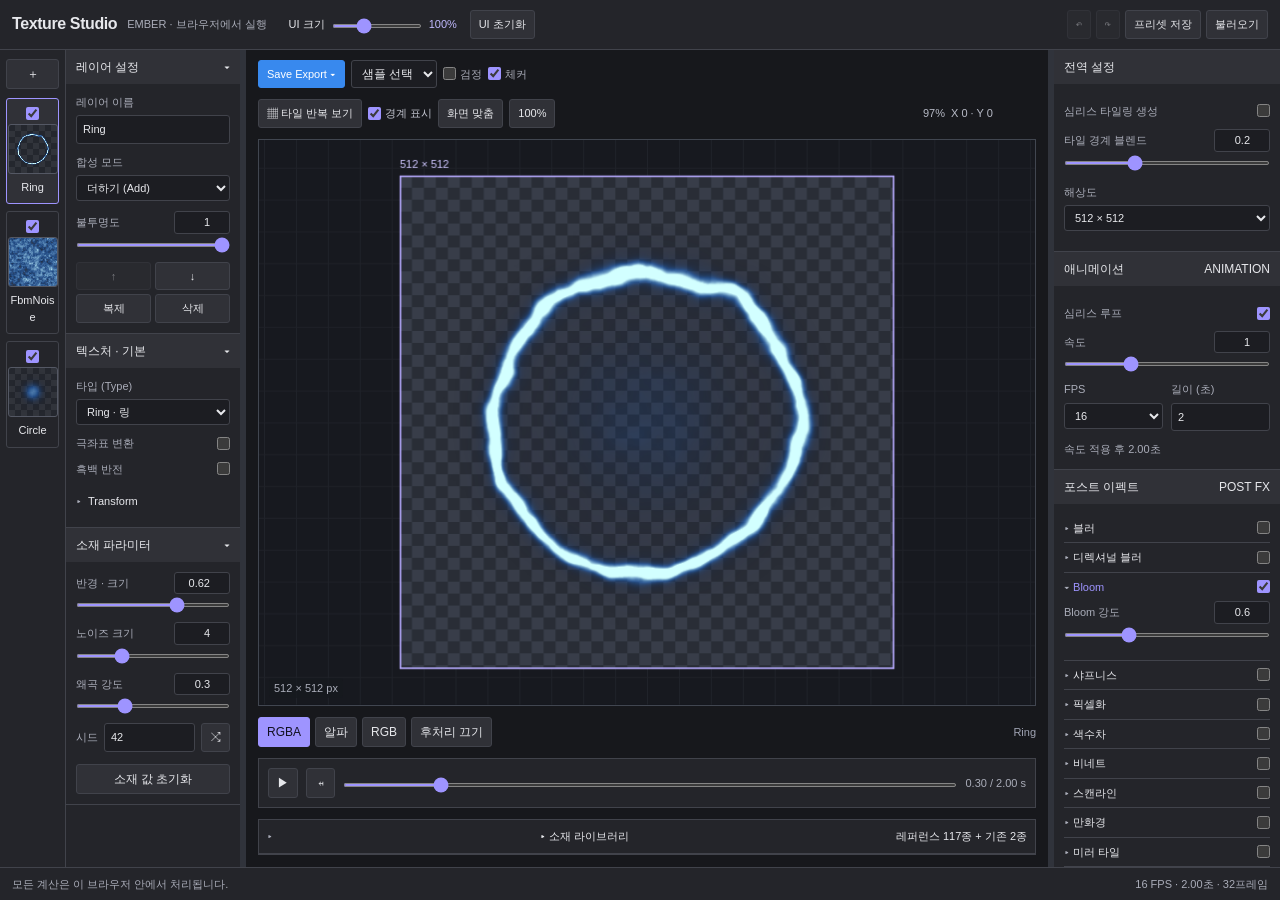
<file: index.html>
<!doctype html>
<html lang="ko"><head><meta charset="utf-8"><meta name="viewport" content="width=device-width,initial-scale=1"><meta name="description" content="브라우저에서 이펙트 텍스처를 합성하고 애니메이션, 후처리, PNG·GIF·시트로 내보내는 도구"><title>Ember · Texture Studio</title><link rel="stylesheet" href="style.css"></head><body>
<div id="tc-layout-proposals"><div id="studio" class="tc-app tc-classic">
<header class="tc-header"><strong class="tc-brand">Texture Studio</strong><span class="tc-badge">EMBER · 브라우저에서 실행</span><div class="ui-controls"><label for="ui-scale">UI 크기</label><input id="ui-scale" type="range" min="80" max="140" step="5" value="100" aria-label="UI 크기"><output id="ui-scale-value" for="ui-scale">100%</output><button id="reset-ui">UI 초기화</button></div><div class="tc-header-actions"><button id="undo" title="실행 취소 (Ctrl+Z)" disabled>↶</button><button id="redo" title="다시 실행 (Ctrl+Shift+Z)" disabled>↷</button><button id="save-preset">프리셋 저장</button><button id="load-preset">불러오기</button></div></header>
<div class="tc-body"><aside class="tc-rail" aria-label="레이어"><button id="add-layer" class="tc-add" aria-label="레이어 추가">＋</button><div id="layers" class="tc-layers"></div></aside>
<aside class="tc-source" aria-label="선택 레이어 설정"><section class="tc-panel"><div class="tc-panel-title">레이어 설정 <span>▾</span></div><div class="tc-panel-inner"><label class="tc-field">레이어 이름<input id="layer-name" maxlength="32" type="text"></label><label class="tc-field">합성 모드<select id="blend"><option value="normal">일반 (Normal)</option><option value="add">더하기 (Add)</option><option value="multiply">곱하기 (Multiply)</option><option value="screen">스크린 (Screen)</option><option value="mask">마스크 (Mask)</option></select></label><div id="opacity-control"></div><div class="layer-actions"><button id="move-up" aria-label="레이어 위로">↑</button><button id="move-down" aria-label="레이어 아래로">↓</button><button id="duplicate">복제</button><button id="remove-layer">삭제</button></div></div></section>
<section class="tc-panel"><div class="tc-panel-title">텍스처 · 기본 <span>▾</span></div><div class="tc-panel-inner"><label class="tc-field">타입 (Type)<select id="material"></select></label><label class="tc-check"><span>극좌표 변환</span><input id="polar" type="checkbox" title="현재 레이어 이미지 전체를 원형으로 감쌉니다"></label><label class="tc-check"><span>흑백 반전</span><input id="invert" type="checkbox"></label><details><summary>Transform</summary><div id="transform-controls"></div></details></div></section>
<section class="tc-panel"><div class="tc-panel-title">소재 파라미터 <span>▾</span></div><div class="tc-panel-inner"><div id="source-controls"></div><div class="seed-row"><label for="seed">시드</label><input id="seed" type="number" min="0" max="99999" step="1"><button id="random-seed" aria-label="랜덤 시드">⤨</button></div><button id="reset-layer" class="full-button">소재 값 초기화</button></div></section></aside>
<div id="left-splitter" class="panel-resizer" role="separator" aria-label="소재 설정 패널 너비" aria-orientation="vertical" aria-valuenow="174" tabindex="0"></div><main class="tc-center"><div class="tc-toolbar"><button id="open-export" class="tc-export">Save Export ▾</button><select id="samples" aria-label="샘플 프리셋"><option value="">샘플 선택</option><option value="energy">에너지 링</option><option value="fire">불꽃</option><option value="electric">번개</option><option value="slash">베기</option><option value="smoke">연기</option></select><label><input id="black-bg" type="checkbox">검정</label><label><input id="checker-bg" type="checkbox" checked>체커</label></div>
<div class="view-tools"><button id="repeat-view" aria-pressed="false">▦ 타일 반복 보기</button><label class="boundary-control"><input id="show-boundary" type="checkbox" checked>경계 표시</label><button id="fit-view">화면 맞춤</button><button id="actual-view">100%</button><span id="zoom-label">100%</span><span id="view-position">X 0 · Y 0</span></div><div id="stage" class="tc-stage-wrap"><canvas id="preview" class="tc-preview" width="512" height="512" role="img" aria-label="최종 텍스처 실시간 미리보기"></canvas><span id="resolution-label" class="tc-resolution-label">512 × 512 px</span></div>
<div class="tc-channel-row" role="group" aria-label="출력 채널"><button data-channel="rgba" aria-pressed="true">RGBA</button><button data-channel="alpha" aria-pressed="false">알파</button><button data-channel="rgb" aria-pressed="false">RGB</button><button id="bypass" aria-pressed="false">후처리 끄기</button><span id="selected-label"></span></div>
<div class="tc-transport"><button id="play" aria-label="애니메이션 재생">▶</button><button id="rewind" aria-label="시작으로 이동">↤</button><input id="timeline" type="range" min="0" max="1" step=".001" value="0" aria-label="시간 탐색"><span id="time-read" class="tc-time-read">0.00 / 2.00 s</span></div>
<details id="library" class="tc-type-browser"><summary class="tc-browser-head"><span>▸ 소재 라이브러리</span><span id="library-count"></span></summary><div class="library-filter"><input id="search" type="search" placeholder="소재 검색" aria-label="소재 검색"><select id="category" aria-label="소재 분류"><option value="all">전체</option></select></div><div class="library-modes"><button data-library-mode="all" aria-pressed="true">전체</button><button data-library-mode="favorites" aria-pressed="false">즐겨찾기</button><button data-library-mode="recent" aria-pressed="false">최근 사용</button><span id="library-results">119 / 119종</span></div><div id="materials" class="tc-type-grid"></div></details></main>
<div id="right-splitter" class="panel-resizer" role="separator" aria-label="후처리 패널 너비" aria-orientation="vertical" aria-valuenow="226" tabindex="0"></div><aside class="tc-right" aria-label="전역 설정과 후처리"><section class="tc-panel"><div class="tc-panel-title">전역 설정</div><div class="tc-panel-inner"><label class="tc-check"><span>심리스 타일링 생성</span><input id="tileable" type="checkbox"></label><div id="tile-blend-control"></div><label class="tc-field">해상도<select id="resolution"><option value="64">64 × 64</option><option value="128">128 × 128</option><option value="256">256 × 256</option><option value="512" selected>512 × 512</option><option value="1024">1024 × 1024</option><option value="2048">2048 × 2048</option></select></label></div></section>
<section class="tc-panel"><div class="tc-panel-title">애니메이션 <span>ANIMATION</span></div><div class="tc-panel-inner"><label class="tc-check"><span>심리스 루프</span><input id="loop" type="checkbox" checked></label><div id="speed-control"></div><div class="tc-split-fields"><label class="tc-field">FPS<select id="fps"><option>8</option><option selected>16</option><option>24</option><option>30</option></select></label><label class="tc-field">길이 (초)<input id="duration" type="number" min=".5" max="8" step=".5" value="2"></label></div><p id="effective-duration" class="hint"></p></div></section>
<section class="tc-panel"><div class="tc-panel-title">포스트 이펙트 <span>POST FX</span></div><div id="effects" class="tc-panel-inner"></div></section>
<section class="tc-panel"><div class="tc-panel-title">그라데이션 램프<input id="gradient-enabled" type="checkbox" checked aria-label="그라데이션 사용"></div><div class="tc-panel-inner"><div id="ramp" class="tc-ramp" aria-label="그라데이션 미리보기"></div><div id="gradient-stops"></div><div class="gradient-edit"><label>위치 <input id="stop-position" type="number" min="0" max="100" step="1" aria-label="색 정지점 위치">%</label><input id="stop-color" type="color" aria-label="선택한 정지점 색"><button id="add-stop" aria-label="색 정지점 추가">＋</button><button id="delete-stop" aria-label="선택 정지점 삭제">삭제</button></div><div id="palettes" class="tc-palettes"></div></div></section></aside></div>
<footer class="tc-footer"><span id="status" role="status" aria-live="polite">모든 계산은 이 브라우저 안에서 처리됩니다.</span><span id="animation-info">16 FPS · 2초 · 32프레임</span></footer></div></div>
<input id="preset-file" type="file" accept=".json,application/json" hidden>
<dialog id="export-dialog"><form method="dialog" class="dialog-head"><strong>내보내기</strong><button id="close-export" aria-label="내보내기 닫기">✕</button></form><div class="dialog-content"><div id="export-options"><label class="dialog-field">형식<select id="export-format"><option value="png">현재 프레임 PNG</option><option value="sheet">애니메이션 시트 PNG</option><option value="gif">애니메이션 GIF</option><option value="normal">노멀맵 PNG</option><option value="pack">채널 패킹 PNG</option></select></label><label class="dialog-field">크기<select id="export-size"><option>64</option><option>128</option><option>256</option><option selected>512</option><option>1024</option><option>2048</option></select></label><label id="export-channel-row" class="dialog-field">채널<select id="export-channel"><option value="rgba">RGBA · 컬러</option><option value="alpha">A · 흑백 마스크</option><option value="rgb">RGB · 검정 배경</option></select></label><label id="transparent-row" class="tc-check"><span>투명 배경</span><input id="export-transparent" type="checkbox" checked></label><div id="sheet-options" hidden><label class="dialog-field">프레임 수<select id="sheet-frames"><option>4</option><option>8</option><option selected>16</option><option>32</option><option>64</option></select></label><label class="dialog-field">열 수<select id="sheet-columns"><option>2</option><option selected>4</option><option>8</option></select></label><label class="tc-check"><span>재생 정보 JSON 함께 저장</span><input id="sheet-json" type="checkbox" checked></label></div><div id="gif-options" hidden><p class="hint">GIF는 최대 512px · 128프레임입니다. 색상은 256색이며 투명도는 켜짐/꺼짐으로 저장됩니다.</p></div><div id="normal-options" hidden><label class="dialog-field">노멀 강도<input id="normal-strength" type="number" min=".1" max="20" step=".1" value="3"></label><label class="tc-check"><span>Y 채널 반전</span><input id="normal-flip" type="checkbox"></label></div><div id="pack-options" hidden></div><p id="export-summary" class="export-summary"></p></div><div id="export-progress" hidden><label id="progress-label" for="progress">준비 중</label><progress id="progress" max="1" value="0"></progress></div><div class="dialog-buttons"><button id="cancel-export" type="button" hidden>생성 취소</button><button id="start-export" class="accent-button" type="button">파일 만들기</button></div></div></dialog>
<script src="catalog.js"></script><script src="model.js"></script><script src="post-shader.js"></script><script src="renderer.js"></script><script src="gif.js"></script><script src="layout.js"></script><script src="view.js"></script><script src="app.js"></script>
</body></html>
</file>
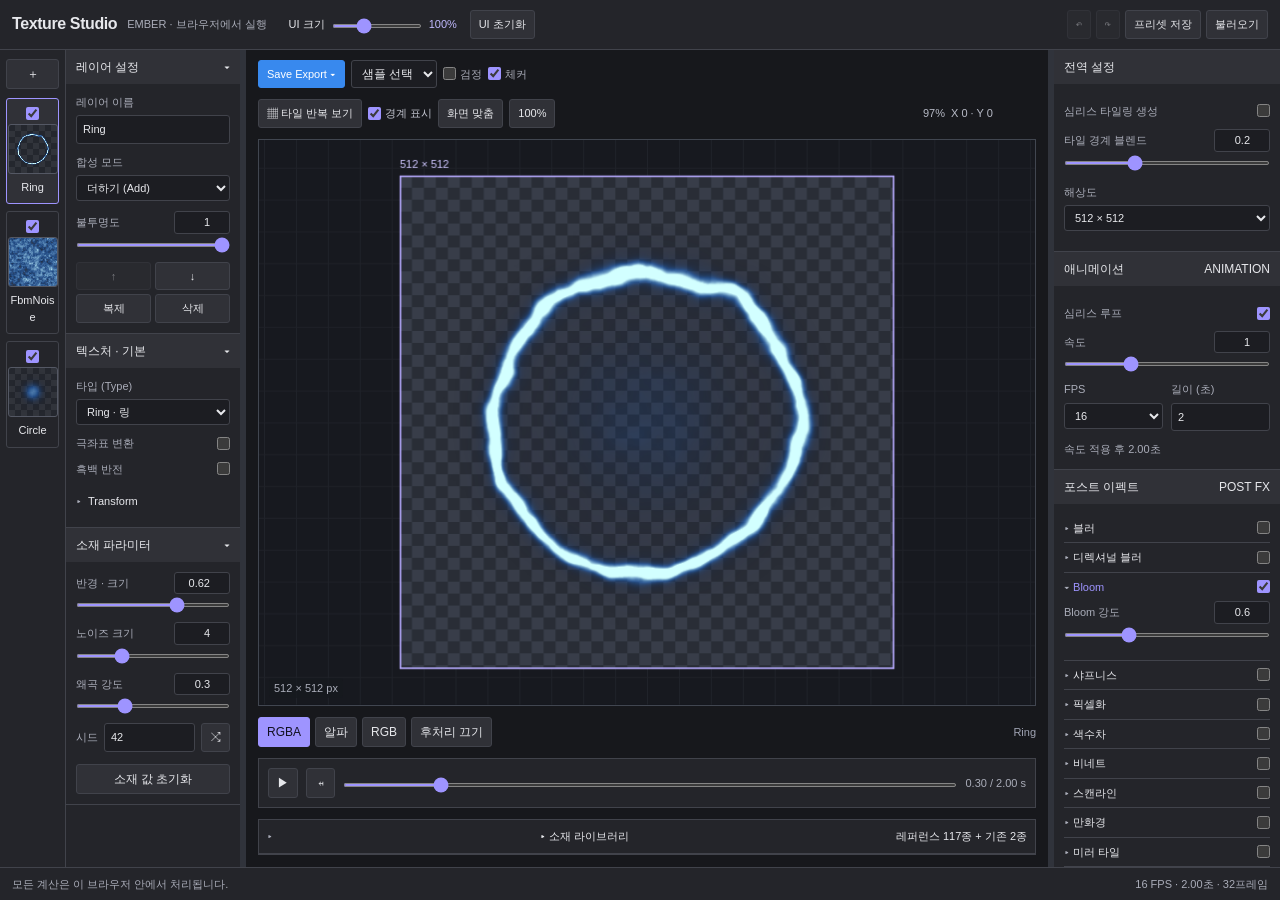
<file: Ember.html>
<!doctype html>
<html lang="ko"><head><meta charset="utf-8"><meta name="viewport" content="width=device-width,initial-scale=1"><meta name="description" content="브라우저에서 이펙트 텍스처를 합성하고 애니메이션, 후처리, PNG·GIF·시트로 내보내는 도구"><title>Ember · Texture Studio</title><style>
#tc-layout-proposals .tc-app{--tc-bg:light-dark(#f1f2f5,#17181c);--tc-pane:light-dark(#fbfbfd,#24252a);--tc-section:light-dark(#e4e6ed,#303137);--tc-field:light-dark(#fff,#1c1d22);--tc-ink:light-dark(#22252c,#e7e8ec);--tc-sub:light-dark(#646977,#aaadb9);--tc-border:light-dark(#cdd0da,#41434b);--tc-accent:light-dark(#5249d0,#9e94ff);--tc-on:light-dark(#fff,#111020);--tc-blue:light-dark(#2777db,#3889ee);--tc-stage:light-dark(#dedfe5,#0e0f12);background:var(--tc-bg);color:var(--tc-ink);font:12px/1.5 "Segoe UI","Malgun Gothic",sans-serif;border:1px solid var(--tc-border);border-radius:7px;overflow:hidden;min-height:940px;display:flex;flex-direction:column}
#tc-layout-proposals .tc-app *{box-sizing:border-box}#tc-layout-proposals .tc-app [hidden]{display:none!important}#tc-layout-proposals .tc-app button,#tc-layout-proposals .tc-app input,#tc-layout-proposals .tc-app select{font:inherit;color:var(--tc-ink)}#tc-layout-proposals .tc-app button{background:var(--tc-section);border:1px solid var(--tc-border);padding:5px 8px;border-radius:3px;cursor:pointer}#tc-layout-proposals .tc-app button:hover{filter:brightness(1.12)}#tc-layout-proposals .tc-app button:disabled{opacity:.45;cursor:default}#tc-layout-proposals .tc-app button:focus-visible,#tc-layout-proposals .tc-app input:focus-visible,#tc-layout-proposals .tc-app select:focus-visible,#tc-layout-proposals summary:focus-visible{outline:2px solid var(--tc-accent);outline-offset:2px}#tc-layout-proposals .tc-app select,#tc-layout-proposals .tc-app input[type=text],#tc-layout-proposals .tc-app input[type=number]{background:var(--tc-field);border:1px solid var(--tc-border);border-radius:3px;padding:5px 6px;max-width:100%;min-width:0}#tc-layout-proposals .tc-app input[type=checkbox]{accent-color:var(--tc-accent);margin:0}#tc-layout-proposals .tc-app input[type=range]{accent-color:var(--tc-accent);width:100%;height:4px;margin:4px 0 0;cursor:pointer;min-width:0}#tc-layout-proposals .tc-app input[type=color]{padding:0;width:26px;height:22px;border:1px solid var(--tc-border);background:var(--tc-field);border-radius:3px;cursor:pointer}
#tc-layout-proposals .tc-header{display:flex;align-items:center;gap:10px;padding:10px 12px;border-bottom:1px solid var(--tc-border);flex-wrap:wrap;padding-right:96px;background:var(--tc-pane)}#tc-layout-proposals .tc-brand{font-size:16px;font-weight:650;letter-spacing:-.4px}#tc-layout-proposals .tc-badge{font-size:11px;color:var(--tc-sub)}#tc-layout-proposals .tc-header-actions{display:flex;gap:5px;flex-wrap:wrap;margin-left:auto}#tc-layout-proposals .tc-header-actions button{font-size:11px}#tc-layout-proposals .tc-body{display:grid;grid-template-columns:66px 174px minmax(240px,1fr) 226px;flex:1;align-items:stretch}#tc-layout-proposals .tc-rail{padding:9px 6px;border-right:1px solid var(--tc-border);background:var(--tc-pane)}#tc-layout-proposals .tc-add{width:100%;margin-bottom:9px}#tc-layout-proposals .tc-layer{display:flex;flex-direction:column;align-items:center;gap:5px;padding:8px 3px;margin-bottom:7px;border:1px solid var(--tc-border);border-radius:3px;min-width:0}#tc-layout-proposals .tc-layer.selected{border-color:var(--tc-accent);background:var(--tc-section)}#tc-layout-proposals .tc-layer button{padding:0;border:0;background:none;display:flex;flex-direction:column;align-items:center;gap:6px;width:100%;font-size:11px}#tc-layout-proposals .tc-layer .tc-layer-meta{display:none}#tc-layout-proposals .tc-layer-check{display:flex;align-items:center;gap:4px;font-size:11px;color:var(--tc-sub)}#tc-layout-proposals .tc-mini{width:34px;height:32px;background:var(--tc-field);border:1px solid var(--tc-border);border-radius:3px;position:relative;overflow:hidden}#tc-layout-proposals .tc-mini:before{content:'';position:absolute;inset:6px;border:2px solid var(--tc-accent);border-radius:50%;filter:drop-shadow(0 0 2px var(--tc-accent))}#tc-layout-proposals .tc-mini-noise:before{inset:2px;border:0;border-radius:0;background:repeating-conic-gradient(var(--tc-ink) 0 21deg,transparent 21deg 49deg);filter:blur(3px)}#tc-layout-proposals .tc-mini-glow:before{inset:8px;border:0;border-radius:50%;background:var(--tc-ink);filter:blur(5px)}#tc-layout-proposals .tc-source{background:var(--tc-pane);border-right:1px solid var(--tc-border);min-width:0}#tc-layout-proposals .tc-panel{border-bottom:1px solid var(--tc-border)}#tc-layout-proposals .tc-panel-title{display:flex;justify-content:space-between;align-items:center;background:var(--tc-section);padding:8px 10px;font-weight:500;gap:7px}#tc-layout-proposals .tc-panel-inner{padding:10px}#tc-layout-proposals .tc-field{display:block;margin:0 0 10px;color:var(--tc-sub);font-size:11px}#tc-layout-proposals .tc-field>select,#tc-layout-proposals .tc-field>input[type=text]{display:block;width:100%;margin-top:5px}#tc-layout-proposals .tc-control{margin-bottom:10px}#tc-layout-proposals .tc-control:last-child{margin-bottom:0}#tc-layout-proposals .tc-control>label{display:flex;align-items:center;justify-content:space-between;gap:5px;color:var(--tc-sub);font-size:11px}#tc-layout-proposals .tc-control input[type=number]{width:56px;text-align:right;padding:2px 4px;font-variant-numeric:tabular-nums;color:var(--tc-ink)}#tc-layout-proposals .tc-check{display:flex;align-items:center;justify-content:space-between;gap:5px;color:var(--tc-sub);font-size:11px;margin:9px 0}#tc-layout-proposals details>summary{cursor:pointer;list-style:none;font-size:11px;color:var(--tc-ink);padding:7px 0;display:flex;align-items:center;gap:6px}#tc-layout-proposals details>summary:before{content:'▸';color:var(--tc-sub);font-size:11px}#tc-layout-proposals details[open]>summary:before{content:'▾'}#tc-layout-proposals .tc-details-title{background:var(--tc-section);padding:8px 10px;font-size:12px}#tc-layout-proposals .tc-center{padding:0 12px 12px;min-width:0;display:flex;flex-direction:column;gap:11px}#tc-layout-proposals .tc-toolbar{display:flex;align-items:center;gap:6px;flex-wrap:wrap;padding:10px 0 0}#tc-layout-proposals .tc-toolbar button{font-size:11px}#tc-layout-proposals .tc-toolbar .tc-export{background:var(--tc-blue);border-color:var(--tc-blue);color:#fff}#tc-layout-proposals .tc-toolbar .tc-samples{background:var(--tc-accent);border-color:var(--tc-accent);color:var(--tc-on)}#tc-layout-proposals .tc-toolbar label{display:flex;align-items:center;gap:4px;font-size:11px;color:var(--tc-sub)}#tc-layout-proposals .tc-stage-wrap{background:var(--tc-stage);position:relative;display:flex;align-items:center;justify-content:center;flex-direction:column;padding:14px 0 26px;min-height:340px;gap:8px}#tc-layout-proposals .tc-stage-wrap.checker{background:repeating-conic-gradient(var(--tc-stage) 0% 25%,var(--tc-bg) 0% 50%) 0 0/18px 18px}#tc-layout-proposals .tc-preview{width:100%;max-width:370px;aspect-ratio:1;display:block;min-width:0}#tc-layout-proposals .tc-resolution-label{font-size:11px;color:var(--tc-sub);font-variant-numeric:tabular-nums}#tc-layout-proposals .tc-preview-label{font-size:11px;color:var(--tc-sub);align-self:flex-start;padding-left:10px}#tc-layout-proposals .tc-channel-row{display:flex;align-items:center;gap:5px;flex-wrap:wrap}#tc-layout-proposals .tc-channel-row button{font-size:11px;padding:4px 7px}#tc-layout-proposals .tc-channel-row button[aria-pressed=true]{background:var(--tc-accent);border-color:var(--tc-accent);color:var(--tc-on)}#tc-layout-proposals .tc-transport{display:flex;align-items:center;flex-wrap:wrap;gap:8px;padding:9px;border:1px solid var(--tc-border);background:var(--tc-pane)}#tc-layout-proposals .tc-transport input{flex:1;min-width:80px}#tc-layout-proposals .tc-transport button{min-width:29px}#tc-layout-proposals .tc-time-read{font-size:11px;font-variant-numeric:tabular-nums;color:var(--tc-sub)}#tc-layout-proposals .tc-type-browser{border:1px solid var(--tc-border);background:var(--tc-pane);min-width:0}#tc-layout-proposals .tc-browser-head{display:flex;gap:8px;align-items:center;justify-content:space-between;padding:8px 10px;border-bottom:1px solid var(--tc-border)}#tc-layout-proposals .tc-browser-head select{font-size:11px;max-width:110px}#tc-layout-proposals .tc-type-grid{display:grid;grid-template-columns:repeat(4,minmax(0,1fr));padding:8px;gap:6px}#tc-layout-proposals .tc-type-grid button{font-size:11px;padding:6px 3px;display:flex;flex-direction:column;align-items:center;gap:5px}#tc-layout-proposals .tc-type-grid button[aria-pressed=true]{border-color:var(--tc-accent);color:var(--tc-accent)}#tc-layout-proposals .tc-type-grid canvas{width:100%;max-width:66px;aspect-ratio:1;display:block;background:var(--tc-field);border-radius:2px}#tc-layout-proposals .tc-right{border-left:1px solid var(--tc-border);background:var(--tc-pane);min-width:0}#tc-layout-proposals .tc-right .tc-panel-inner{padding:10px 12px}#tc-layout-proposals .tc-split-fields{display:grid;grid-template-columns:1fr 1fr;gap:8px}#tc-layout-proposals .tc-split-fields .tc-field{margin:0}#tc-layout-proposals .tc-split-fields input,#tc-layout-proposals .tc-split-fields select{width:100%;margin-top:5px}#tc-layout-proposals .tc-effect{border-bottom:1px solid var(--tc-border)}#tc-layout-proposals .tc-effect:last-child{border:0}#tc-layout-proposals .tc-effect summary{padding:6px 0;justify-content:space-between}#tc-layout-proposals .tc-effect summary:before{display:none}#tc-layout-proposals .tc-effect summary span:before{content:'▸ ';color:var(--tc-sub)}#tc-layout-proposals .tc-effect[open] summary span:before{content:'▾ '}#tc-layout-proposals .tc-effect .tc-control{padding-bottom:8px}#tc-layout-proposals .tc-ramp{height:20px;border:1px solid var(--tc-border);position:relative;margin:8px 0;background:linear-gradient(90deg,#080c28,#3179eb,#d9ffff)}#tc-layout-proposals .tc-ramp-stops{display:flex;justify-content:space-between;gap:4px}#tc-layout-proposals .tc-ramp-stops label{display:flex;gap:4px;align-items:center;color:var(--tc-sub);font-size:11px}#tc-layout-proposals .tc-palettes{display:grid;grid-template-columns:repeat(4,minmax(0,1fr));gap:5px;margin-top:11px}#tc-layout-proposals .tc-palettes button{font-size:11px;padding:5px 2px}#tc-layout-proposals .tc-palettes i{height:10px;display:block;margin-bottom:3px;border-radius:1px}#tc-layout-proposals .tc-footer{padding:8px 12px;border-top:1px solid var(--tc-border);display:flex;justify-content:space-between;gap:8px;flex-wrap:wrap;color:var(--tc-sub);font-size:11px;background:var(--tc-pane)}#tc-layout-proposals .tc-export-panel{border:1px solid var(--tc-accent);padding:12px;background:var(--tc-pane)}#tc-layout-proposals .tc-export-panel>div{display:flex;flex-wrap:wrap;gap:9px;align-items:center;margin-top:9px}#tc-layout-proposals .tc-export-panel span{color:var(--tc-sub);font-size:11px}#tc-layout-proposals .tc-filmstrip{display:grid;grid-template-columns:repeat(8,minmax(0,1fr));gap:4px}#tc-layout-proposals .tc-filmstrip button{padding:2px;min-width:0}#tc-layout-proposals .tc-filmstrip canvas{width:100%;display:block;aspect-ratio:1}#tc-layout-proposals .tc-filmstrip button[aria-pressed=true]{border-color:var(--tc-accent)}#tc-layout-proposals .tc-filmstrip span{display:block;font-size:11px;color:var(--tc-sub)}#tc-layout-proposals .tc-timeline .tc-body{grid-template-columns:210px minmax(240px,1fr) 226px}#tc-layout-proposals .tc-timeline .tc-rail{grid-column:1;grid-row:1;border-right:1px solid var(--tc-border);align-self:start;padding-bottom:8px}#tc-layout-proposals .tc-timeline .tc-source{grid-column:1;grid-row:1;padding-top:210px}#tc-layout-proposals .tc-timeline .tc-rail .tc-add{width:auto;font-size:11px;float:right;margin:0 0 5px}#tc-layout-proposals .tc-timeline .tc-layers{padding-top:30px}#tc-layout-proposals .tc-timeline .tc-layer{display:grid;grid-template-columns:16px 1fr;padding:7px;gap:8px;margin-bottom:5px}#tc-layout-proposals .tc-timeline .tc-layer button{flex-direction:row;justify-content:flex-start;text-align:left}#tc-layout-proposals .tc-timeline .tc-layer .tc-layer-meta{display:block;color:var(--tc-sub);font-size:11px}#tc-layout-proposals .tc-timeline .tc-layer button>span:last-child{min-width:0}#tc-layout-proposals .tc-timeline .tc-layer-check span{display:none}#tc-layout-proposals .tc-timeline .tc-center{grid-column:2;grid-row:1}#tc-layout-proposals .tc-timeline .tc-right{grid-column:3;grid-row:1}#tc-layout-proposals .tc-time-dock{display:flex;flex-direction:column;gap:10px;padding:12px;border:1px solid var(--tc-border);background:var(--tc-pane)}#tc-layout-proposals .tc-time-dock .tc-panel-title{padding:0;background:transparent}#tc-layout-proposals .tc-time-dock .tc-transport{border:0;padding:0}#tc-layout-proposals .tc-time-dock .tc-animation-options{display:grid;grid-template-columns:1fr 1fr;gap:8px}#tc-layout-proposals .tc-time-dock .tc-animation-options .tc-check{margin:0}#tc-layout-proposals .tc-compare .tc-body{grid-template-columns:60px 158px minmax(250px,1fr) 242px}#tc-layout-proposals .tc-compare .tc-stage-wrap{padding:12px 7px 20px;gap:12px}#tc-layout-proposals .tc-compare .tc-preview{max-width:225px}#tc-layout-proposals .tc-compare-grid{width:100%;display:grid;grid-template-columns:1fr 1fr;gap:10px}#tc-layout-proposals .tc-compare-grid>div{min-width:0}#tc-layout-proposals .tc-compare-grid .tc-preview-label{padding:0;margin-bottom:6px}#tc-layout-proposals .tc-compare-grid .tc-preview{max-width:none}#tc-layout-proposals .tc-compare .tc-stage-wrap{min-height:260px}#tc-layout-proposals .tc-effect-order{font-size:11px;color:var(--tc-sub);padding:0 0 8px}#tc-layout-proposals .tc-effect.active summary{color:var(--tc-accent)}
@media(max-width:900px){#tc-layout-proposals .tc-body{grid-template-columns:58px 155px minmax(200px,1fr) 205px}#tc-layout-proposals .tc-timeline .tc-body{grid-template-columns:180px minmax(200px,1fr) 205px}#tc-layout-proposals .tc-compare .tc-body{grid-template-columns:54px 145px minmax(200px,1fr) 210px}#tc-layout-proposals .tc-header{gap:7px}#tc-layout-proposals .tc-center{padding-left:8px;padding-right:8px}#tc-layout-proposals .tc-type-grid{grid-template-columns:repeat(3,minmax(0,1fr))}#tc-layout-proposals .tc-ramp-stops label{gap:2px}#tc-layout-proposals .tc-ramp-stops input{width:22px}}
@media(max-width:720px){#tc-layout-proposals .tc-app{min-height:1000px}#tc-layout-proposals .tc-header{padding-right:12px}#tc-layout-proposals .tc-body,#tc-layout-proposals .tc-timeline .tc-body,#tc-layout-proposals .tc-compare .tc-body{grid-template-columns:70px 1fr}#tc-layout-proposals .tc-rail,#tc-layout-proposals .tc-timeline .tc-rail{grid-column:1;grid-row:1;padding:10px 6px;align-self:stretch}#tc-layout-proposals .tc-source,#tc-layout-proposals .tc-timeline .tc-source{grid-column:2;grid-row:1;padding-top:0;border-right:0}#tc-layout-proposals .tc-center,#tc-layout-proposals .tc-timeline .tc-center{grid-column:1/-1;grid-row:2;padding:10px}#tc-layout-proposals .tc-right,#tc-layout-proposals .tc-timeline .tc-right{grid-column:1/-1;grid-row:3;border-left:0;border-top:1px solid var(--tc-border);display:grid;grid-template-columns:1fr 1fr}#tc-layout-proposals .tc-right>.tc-panel:last-child{grid-column:1/-1}#tc-layout-proposals .tc-timeline .tc-layer{display:flex;flex-direction:column;padding:7px 3px}#tc-layout-proposals .tc-timeline .tc-layer button{flex-direction:column;text-align:center}#tc-layout-proposals .tc-timeline .tc-layer-meta{display:none!important}#tc-layout-proposals .tc-timeline .tc-rail .tc-add{float:none;width:100%;margin-bottom:9px}#tc-layout-proposals .tc-timeline .tc-layers{padding-top:0}#tc-layout-proposals .tc-type-grid{grid-template-columns:repeat(4,minmax(0,1fr))}#tc-layout-proposals .tc-source>.tc-panel:nth-child(2) .tc-panel-inner{display:grid;grid-template-columns:1fr 1fr;gap:4px 14px}#tc-layout-proposals .tc-source>.tc-panel:nth-child(2) .tc-panel-inner>.tc-field{grid-column:1/-1}#tc-layout-proposals .tc-source .tc-control{margin-bottom:8px}#tc-layout-proposals .tc-compare-grid{gap:7px}#tc-layout-proposals .tc-stage-wrap{min-height:280px}}
@media(max-width:420px){#tc-layout-proposals .tc-header-actions{margin-left:0}#tc-layout-proposals .tc-right,#tc-layout-proposals .tc-timeline .tc-right{display:block}#tc-layout-proposals .tc-compare-grid{grid-template-columns:1fr}#tc-layout-proposals .tc-compare-grid .tc-preview{max-width:260px;margin:0 auto}#tc-layout-proposals .tc-ramp-stops{gap:8px;justify-content:flex-start}#tc-layout-proposals .tc-type-grid{grid-template-columns:repeat(3,minmax(0,1fr))}#tc-layout-proposals .tc-time-dock .tc-animation-options{grid-template-columns:1fr}#tc-layout-proposals .tc-app input:not([type=range]):not([type=checkbox]):not([type=color]),#tc-layout-proposals .tc-app select{font-size:14px}}

@media(min-width:721px){#tc-layout-proposals .tc-app{min-height:1120px}#tc-layout-proposals .tc-timeline .tc-body{grid-template-rows:auto 1fr}#tc-layout-proposals .tc-timeline .tc-rail{grid-row:1;padding-bottom:6px}#tc-layout-proposals .tc-timeline .tc-source{grid-row:2;padding-top:0}#tc-layout-proposals .tc-timeline .tc-center,#tc-layout-proposals .tc-timeline .tc-right{grid-row:1 / span 2}#tc-layout-proposals .tc-timeline .tc-type-grid{grid-template-columns:repeat(8,minmax(0,1fr))}#tc-layout-proposals .tc-timeline .tc-type-grid button{overflow-wrap:anywhere}#tc-layout-proposals .tc-timeline .tc-type-grid canvas{max-width:50px}}

#tc-layout-proposals .tc-layer-check span{display:none}#tc-layout-proposals .tc-layer-name{overflow-wrap:anywhere;max-width:100%}
:root{color-scheme:dark}html,body{margin:0;min-height:100%;background:#17181c}body{font-family:'Segoe UI','Malgun Gothic',sans-serif}button,input,select{font:inherit}button{cursor:pointer}#tc-layout-proposals .tc-app{min-height:0;height:100vh;border:0;border-radius:0}#tc-layout-proposals .tc-header{padding-right:12px;flex-shrink:0}#tc-layout-proposals .tc-body{min-height:0}#tc-layout-proposals .tc-source,#tc-layout-proposals .tc-rail,#tc-layout-proposals .tc-right{overflow-y:auto;scrollbar-width:thin;scrollbar-color:#50515d #222329}#tc-layout-proposals .tc-center{min-height:0}#tc-layout-proposals .tc-stage-wrap{flex:1;min-height:100px;overflow:hidden;padding:10px 0 22px}#tc-layout-proposals .tc-preview{max-width:min(100%,calc(100vh - 245px));max-height:100%;width:auto;height:auto;object-fit:contain}#tc-layout-proposals .tc-resolution-label{position:absolute;bottom:5px}#tc-layout-proposals .tc-type-browser{flex-shrink:0}#tc-layout-proposals .tc-type-browser summary{padding:8px;cursor:pointer;list-style:none}#tc-layout-proposals .tc-type-browser[open]{max-height:240px;overflow:auto}#tc-layout-proposals .tc-type-grid{grid-template-columns:repeat(6,minmax(0,1fr))}#tc-layout-proposals .tc-type-grid canvas{max-width:50px}#tc-layout-proposals .tc-layer-name{overflow-wrap:anywhere}#tc-layout-proposals .tc-layer-check span{display:none}.layer-actions{display:flex;gap:4px;flex-wrap:wrap}.layer-actions button{flex:1;font-size:11px}.seed-row{display:flex;gap:6px;align-items:center;font-size:11px;color:#aaadb9}.seed-row input{width:76px;flex:1}.full-button{width:100%;margin-top:12px}.hint{font-size:11px;color:#aaadb9;line-height:1.7;margin:9px 0 0}.library-filter{display:flex;gap:8px;padding:8px}.library-filter input{min-width:0;flex:1;background:#1c1d22;border:1px solid #41434b;border-radius:3px;color:#e7e8ec;padding:5px}.library-filter select{max-width:120px}#selected-label{margin-left:auto;font-size:11px;color:#a0a4b4}.gradient-edit{display:flex;flex-wrap:wrap;gap:5px;align-items:center;margin:12px 0;font-size:11px}.gradient-edit label{display:flex;align-items:center;gap:3px}.gradient-edit input[type=number]{width:42px!important;padding:3px!important}#gradient-stops{display:flex;gap:5px;flex-wrap:wrap}#gradient-stops button{width:24px;height:24px;border:2px solid #656772;padding:0}#gradient-stops button[aria-pressed=true]{outline:2px solid #c1baff;outline-offset:1px}.tc-ramp{cursor:copy}.tc-check input{flex-shrink:0}.tc-effect summary input{cursor:pointer}.tc-footer{flex-shrink:0}.tc-footer #status{max-width:75%;overflow:hidden;text-overflow:ellipsis;white-space:nowrap}dialog{color:#e7e8ec;background:#24252a;border:1px solid #595b69;border-radius:9px;padding:0;max-width:calc(100vw - 24px);width:440px;max-height:calc(100vh - 40px);font:12px/1.5 'Segoe UI','Malgun Gothic',sans-serif;box-shadow:0 24px 100px #0009}dialog::backdrop{background:#08090bb8}.dialog-head{display:flex;justify-content:space-between;align-items:center;padding:15px 18px;border-bottom:1px solid #41434b}.dialog-head strong{font-size:15px}.dialog-content{padding:18px}.dialog-field{display:flex;justify-content:space-between;align-items:center;gap:12px;margin-bottom:13px;color:#b8bac5}.dialog-field select,.dialog-field input{max-width:220px;min-width:0;background:#1c1d22;color:#e7e8ec;border:1px solid #41434b;border-radius:4px;padding:7px 9px}.dialog-field input{width:90px}dialog button{background:#34353c;border:1px solid #50515b;color:#e7e8ec;border-radius:4px;padding:7px 11px}.dialog-buttons{display:flex;justify-content:flex-end;gap:9px;margin-top:16px}dialog .accent-button{background:#9e94ff;border-color:#9e94ff;color:#111020;font-weight:600}.export-summary{padding:12px;background:#1c1d22;border-radius:4px;color:#c9cbd4;line-height:1.8}.export-summary.error{color:#ffb2a8}dialog .tc-check{display:flex;justify-content:space-between;margin:12px 0;color:#b8bac5}dialog input[type=checkbox]{accent-color:#9e94ff}progress{display:block;width:100%;height:8px;margin-top:12px;accent-color:#9e94ff}button:focus-visible,input:focus-visible,select:focus-visible{outline:2px solid #b5aaff;outline-offset:2px}button:disabled{opacity:.45;cursor:not-allowed}[hidden]{display:none!important}@media(max-width:720px){#tc-layout-proposals .tc-app{height:auto;min-height:100vh}#tc-layout-proposals .tc-source,#tc-layout-proposals .tc-rail,#tc-layout-proposals .tc-right{overflow:visible}#tc-layout-proposals .tc-stage-wrap{min-height:310px}#tc-layout-proposals .tc-preview{width:100%;max-width:360px}#tc-layout-proposals .tc-body{display:grid}#tc-layout-proposals .tc-type-grid{grid-template-columns:repeat(4,minmax(0,1fr))}#tc-layout-proposals .tc-type-browser[open]{max-height:none}#tc-layout-proposals .tc-header-actions{margin-left:0}#tc-layout-proposals .tc-source>.tc-panel:nth-child(2) .tc-panel-inner{display:block}.tc-footer #status{max-width:100%}.dialog-field select{max-width:65%}}
#tc-layout-proposals .layer-actions{display:grid;grid-template-columns:1fr 1fr}#tc-layout-proposals .layer-actions button{white-space:nowrap;font-size:11px}
#export-results{display:flex;flex-direction:column;gap:9px;padding:14px 0}#export-results a{display:block;padding:10px 12px;border:1px solid #9e94ff;border-radius:5px;background:#343048;color:#e8e4ff;text-decoration:none;overflow-wrap:anywhere}#export-results a:hover{background:#47415e}
#tc-layout-proposals #stage{position:relative;overflow:hidden;background:#17191f;isolation:isolate;border:1px solid #414650;min-height:180px}#tc-layout-proposals #stage.checker{background:#17191f}#tc-layout-proposals #preview{display:none}#view-canvas{position:absolute;inset:0;display:block;width:100%;height:100%;cursor:grab;touch-action:none}#view-canvas.panning{cursor:grabbing}.view-tools{display:flex;align-items:center;gap:6px;flex-wrap:wrap}.view-tools button{font-size:11px!important}.view-tools button[aria-pressed=true]{color:#d4ccff!important;border-color:#b7aaff!important;background:#3c3555!important}#zoom-label,#view-position{font-size:11px;color:#b8bbc7;font-variant-numeric:tabular-nums}#zoom-label{margin-left:auto}#view-position{min-width:85px}#tc-layout-proposals .tc-resolution-label{pointer-events:none;z-index:1;bottom:7px;left:10px;background:#17191fbb;padding:2px 5px;border-radius:3px}#tile-blend-control{margin:10px 0 14px}#tc-layout-proposals .tc-effect .effect-hint{font-size:11px;color:#aeb2c2;margin:3px 0 8px;line-height:1.6}@media(max-width:720px){#tc-layout-proposals #stage{min-height:370px;flex:none}#tc-layout-proposals #view-canvas{width:100%;height:100%}}
#tc-layout-proposals .tc-layer canvas{background:repeating-conic-gradient(#31343b 0% 25%,#24272e 0% 50%) 0 0/12px 12px;outline:1px solid #545864;border-radius:2px}
#tc-layout-proposals .tc-app{--ui-scale:1;font-size:calc(12px * var(--ui-scale))}#tc-layout-proposals .tc-app .tc-body{grid-template-columns:calc(66px * var(--ui-scale)) var(--left-panel,174px) 6px minmax(190px,1fr) 6px var(--right-panel,226px)}#tc-layout-proposals .tc-app .tc-header{gap:calc(10px * var(--ui-scale));padding:calc(10px * var(--ui-scale)) 12px}#tc-layout-proposals .tc-app .tc-brand{font-size:calc(16px * var(--ui-scale))}#tc-layout-proposals .tc-app button,#tc-layout-proposals .tc-app input,#tc-layout-proposals .tc-app select{font-size:inherit}#tc-layout-proposals .tc-app button{padding:calc(5px * var(--ui-scale)) calc(8px * var(--ui-scale))}#tc-layout-proposals .tc-app :is(.tc-badge,.tc-field,.tc-check,.tc-control>label,.tc-effect summary,.tc-effect .effect-hint,.tc-time-read,.tc-resolution-label,.tc-toolbar button,.tc-toolbar label,.tc-layer button,.tc-type-grid button,.tc-header-actions button,.tc-footer,.layer-actions button){font-size:calc(11px * var(--ui-scale))}#tc-layout-proposals .tc-app .tc-panel-title{padding:calc(8px * var(--ui-scale)) calc(10px * var(--ui-scale))}#tc-layout-proposals .tc-app .tc-panel-inner{padding:calc(10px * var(--ui-scale))}#tc-layout-proposals .tc-app .tc-control{margin-bottom:calc(10px * var(--ui-scale))}#tc-layout-proposals .tc-app .tc-check{margin:calc(9px * var(--ui-scale)) 0}#tc-layout-proposals .tc-app .tc-effect summary{padding:calc(6px * var(--ui-scale)) 0}#tc-layout-proposals .tc-app .tc-control input[type=number]{width:calc(56px * var(--ui-scale));padding:calc(2px * var(--ui-scale)) calc(4px * var(--ui-scale))}#tc-layout-proposals .tc-app input[type=checkbox]{width:calc(13px * var(--ui-scale));height:calc(13px * var(--ui-scale))}#tc-layout-proposals .tc-app .tc-layer canvas{width:calc(48px * var(--ui-scale));height:calc(48px * var(--ui-scale))}#tc-layout-proposals .tc-app .tc-layer button{padding:0}#tc-layout-proposals .view-tools button{font-size:calc(11px * var(--ui-scale))!important}.ui-controls{display:flex;align-items:center;gap:7px;margin-left:12px;font-size:11px;white-space:nowrap}#tc-layout-proposals .tc-app .ui-controls input{width:90px}#tc-layout-proposals .tc-app .ui-controls button{font-size:11px}#ui-scale-value{min-width:34px;font-variant-numeric:tabular-nums;color:#c1baff}.panel-resizer{background:#30333b;cursor:col-resize;touch-action:none;position:relative;z-index:2;outline-offset:-2px}.panel-resizer:hover,.panel-resizer:focus-visible{background:#9e94ff}.resizing-panels,.resizing-panels *{cursor:col-resize!important;user-select:none!important}.ui-controls input{accent-color:#9e94ff}#tc-layout-proposals .tc-app .tc-source,#tc-layout-proposals .tc-app .tc-right{border-left:0;border-right:0}@media(max-width:720px){#tc-layout-proposals .tc-app .tc-body{grid-template-columns:calc(66px * var(--ui-scale)) minmax(0,1fr)}.panel-resizer{display:none}.ui-controls{margin-left:0;flex-wrap:wrap}#tc-layout-proposals .tc-app .tc-right{border-top:1px solid #41434b}}@media(pointer:coarse){.panel-resizer::before{content:'';position:absolute;inset:0 -5px}}
.material-card{position:relative;min-width:0}.material-card[hidden]{display:none!important}#tc-layout-proposals .tc-app .material-card>[data-material]{width:100%;height:100%;padding:6px 4px 8px}#tc-layout-proposals .tc-app .material-favorite{position:absolute;right:2px;top:2px;padding:1px 4px;background:#20232ddd;color:#a4a8b7;line-height:1.2}#tc-layout-proposals .tc-app .material-favorite[aria-pressed=true]{color:#ffd980;border-color:#e1b15b}.library-modes{display:flex;gap:6px;align-items:center;padding:8px 0}.library-modes [aria-pressed=true]{color:#d1c7ff;border-color:#9e94ff}#library-results{margin-left:auto;font-size:11px;color:#aaaebd}.boundary-control{display:flex;align-items:center;gap:4px;font-size:11px;color:#c4c6d1}#tc-layout-proposals .tc-app .tc-type-grid{max-height:330px;overflow:auto;align-items:stretch}#tc-layout-proposals .tc-app .tc-type-grid button span{overflow-wrap:anywhere}
</style></head><body>
<div id="tc-layout-proposals"><div id="studio" class="tc-app tc-classic">
<header class="tc-header"><strong class="tc-brand">Texture Studio</strong><span class="tc-badge">EMBER · 브라우저에서 실행</span><div class="ui-controls"><label for="ui-scale">UI 크기</label><input id="ui-scale" type="range" min="80" max="140" step="5" value="100" aria-label="UI 크기"><output id="ui-scale-value" for="ui-scale">100%</output><button id="reset-ui">UI 초기화</button></div><div class="tc-header-actions"><button id="undo" title="실행 취소 (Ctrl+Z)" disabled>↶</button><button id="redo" title="다시 실행 (Ctrl+Shift+Z)" disabled>↷</button><button id="save-preset">프리셋 저장</button><button id="load-preset">불러오기</button></div></header>
<div class="tc-body"><aside class="tc-rail" aria-label="레이어"><button id="add-layer" class="tc-add" aria-label="레이어 추가">＋</button><div id="layers" class="tc-layers"></div></aside>
<aside class="tc-source" aria-label="선택 레이어 설정"><section class="tc-panel"><div class="tc-panel-title">레이어 설정 <span>▾</span></div><div class="tc-panel-inner"><label class="tc-field">레이어 이름<input id="layer-name" maxlength="32" type="text"></label><label class="tc-field">합성 모드<select id="blend"><option value="normal">일반 (Normal)</option><option value="add">더하기 (Add)</option><option value="multiply">곱하기 (Multiply)</option><option value="screen">스크린 (Screen)</option><option value="mask">마스크 (Mask)</option></select></label><div id="opacity-control"></div><div class="layer-actions"><button id="move-up" aria-label="레이어 위로">↑</button><button id="move-down" aria-label="레이어 아래로">↓</button><button id="duplicate">복제</button><button id="remove-layer">삭제</button></div></div></section>
<section class="tc-panel"><div class="tc-panel-title">텍스처 · 기본 <span>▾</span></div><div class="tc-panel-inner"><label class="tc-field">타입 (Type)<select id="material"></select></label><label class="tc-check"><span>극좌표 변환</span><input id="polar" type="checkbox" title="현재 레이어 이미지 전체를 원형으로 감쌉니다"></label><label class="tc-check"><span>흑백 반전</span><input id="invert" type="checkbox"></label><details><summary>Transform</summary><div id="transform-controls"></div></details></div></section>
<section class="tc-panel"><div class="tc-panel-title">소재 파라미터 <span>▾</span></div><div class="tc-panel-inner"><div id="source-controls"></div><div class="seed-row"><label for="seed">시드</label><input id="seed" type="number" min="0" max="99999" step="1"><button id="random-seed" aria-label="랜덤 시드">⤨</button></div><button id="reset-layer" class="full-button">소재 값 초기화</button></div></section></aside>
<div id="left-splitter" class="panel-resizer" role="separator" aria-label="소재 설정 패널 너비" aria-orientation="vertical" aria-valuenow="174" tabindex="0"></div><main class="tc-center"><div class="tc-toolbar"><button id="open-export" class="tc-export">Save Export ▾</button><select id="samples" aria-label="샘플 프리셋"><option value="">샘플 선택</option><option value="energy">에너지 링</option><option value="fire">불꽃</option><option value="electric">번개</option><option value="slash">베기</option><option value="smoke">연기</option></select><label><input id="black-bg" type="checkbox">검정</label><label><input id="checker-bg" type="checkbox" checked>체커</label></div>
<div class="view-tools"><button id="repeat-view" aria-pressed="false">▦ 타일 반복 보기</button><label class="boundary-control"><input id="show-boundary" type="checkbox" checked>경계 표시</label><button id="fit-view">화면 맞춤</button><button id="actual-view">100%</button><span id="zoom-label">100%</span><span id="view-position">X 0 · Y 0</span></div><div id="stage" class="tc-stage-wrap"><canvas id="preview" class="tc-preview" width="512" height="512" role="img" aria-label="최종 텍스처 실시간 미리보기"></canvas><span id="resolution-label" class="tc-resolution-label">512 × 512 px</span></div>
<div class="tc-channel-row" role="group" aria-label="출력 채널"><button data-channel="rgba" aria-pressed="true">RGBA</button><button data-channel="alpha" aria-pressed="false">알파</button><button data-channel="rgb" aria-pressed="false">RGB</button><button id="bypass" aria-pressed="false">후처리 끄기</button><span id="selected-label"></span></div>
<div class="tc-transport"><button id="play" aria-label="애니메이션 재생">▶</button><button id="rewind" aria-label="시작으로 이동">↤</button><input id="timeline" type="range" min="0" max="1" step=".001" value="0" aria-label="시간 탐색"><span id="time-read" class="tc-time-read">0.00 / 2.00 s</span></div>
<details id="library" class="tc-type-browser"><summary class="tc-browser-head"><span>▸ 소재 라이브러리</span><span id="library-count"></span></summary><div class="library-filter"><input id="search" type="search" placeholder="소재 검색" aria-label="소재 검색"><select id="category" aria-label="소재 분류"><option value="all">전체</option></select></div><div class="library-modes"><button data-library-mode="all" aria-pressed="true">전체</button><button data-library-mode="favorites" aria-pressed="false">즐겨찾기</button><button data-library-mode="recent" aria-pressed="false">최근 사용</button><span id="library-results">119 / 119종</span></div><div id="materials" class="tc-type-grid"></div></details></main>
<div id="right-splitter" class="panel-resizer" role="separator" aria-label="후처리 패널 너비" aria-orientation="vertical" aria-valuenow="226" tabindex="0"></div><aside class="tc-right" aria-label="전역 설정과 후처리"><section class="tc-panel"><div class="tc-panel-title">전역 설정</div><div class="tc-panel-inner"><label class="tc-check"><span>심리스 타일링 생성</span><input id="tileable" type="checkbox"></label><div id="tile-blend-control"></div><label class="tc-field">해상도<select id="resolution"><option value="64">64 × 64</option><option value="128">128 × 128</option><option value="256">256 × 256</option><option value="512" selected>512 × 512</option><option value="1024">1024 × 1024</option><option value="2048">2048 × 2048</option></select></label></div></section>
<section class="tc-panel"><div class="tc-panel-title">애니메이션 <span>ANIMATION</span></div><div class="tc-panel-inner"><label class="tc-check"><span>심리스 루프</span><input id="loop" type="checkbox" checked></label><div id="speed-control"></div><div class="tc-split-fields"><label class="tc-field">FPS<select id="fps"><option>8</option><option selected>16</option><option>24</option><option>30</option></select></label><label class="tc-field">길이 (초)<input id="duration" type="number" min=".5" max="8" step=".5" value="2"></label></div><p id="effective-duration" class="hint"></p></div></section>
<section class="tc-panel"><div class="tc-panel-title">포스트 이펙트 <span>POST FX</span></div><div id="effects" class="tc-panel-inner"></div></section>
<section class="tc-panel"><div class="tc-panel-title">그라데이션 램프<input id="gradient-enabled" type="checkbox" checked aria-label="그라데이션 사용"></div><div class="tc-panel-inner"><div id="ramp" class="tc-ramp" aria-label="그라데이션 미리보기"></div><div id="gradient-stops"></div><div class="gradient-edit"><label>위치 <input id="stop-position" type="number" min="0" max="100" step="1" aria-label="색 정지점 위치">%</label><input id="stop-color" type="color" aria-label="선택한 정지점 색"><button id="add-stop" aria-label="색 정지점 추가">＋</button><button id="delete-stop" aria-label="선택 정지점 삭제">삭제</button></div><div id="palettes" class="tc-palettes"></div></div></section></aside></div>
<footer class="tc-footer"><span id="status" role="status" aria-live="polite">모든 계산은 이 브라우저 안에서 처리됩니다.</span><span id="animation-info">16 FPS · 2초 · 32프레임</span></footer></div></div>
<input id="preset-file" type="file" accept=".json,application/json" hidden>
<dialog id="export-dialog"><form method="dialog" class="dialog-head"><strong>내보내기</strong><button id="close-export" aria-label="내보내기 닫기">✕</button></form><div class="dialog-content"><div id="export-options"><label class="dialog-field">형식<select id="export-format"><option value="png">현재 프레임 PNG</option><option value="sheet">애니메이션 시트 PNG</option><option value="gif">애니메이션 GIF</option><option value="normal">노멀맵 PNG</option><option value="pack">채널 패킹 PNG</option></select></label><label class="dialog-field">크기<select id="export-size"><option>64</option><option>128</option><option>256</option><option selected>512</option><option>1024</option><option>2048</option></select></label><label id="export-channel-row" class="dialog-field">채널<select id="export-channel"><option value="rgba">RGBA · 컬러</option><option value="alpha">A · 흑백 마스크</option><option value="rgb">RGB · 검정 배경</option></select></label><label id="transparent-row" class="tc-check"><span>투명 배경</span><input id="export-transparent" type="checkbox" checked></label><div id="sheet-options" hidden><label class="dialog-field">프레임 수<select id="sheet-frames"><option>4</option><option>8</option><option selected>16</option><option>32</option><option>64</option></select></label><label class="dialog-field">열 수<select id="sheet-columns"><option>2</option><option selected>4</option><option>8</option></select></label><label class="tc-check"><span>재생 정보 JSON 함께 저장</span><input id="sheet-json" type="checkbox" checked></label></div><div id="gif-options" hidden><p class="hint">GIF는 최대 512px · 128프레임입니다. 색상은 256색이며 투명도는 켜짐/꺼짐으로 저장됩니다.</p></div><div id="normal-options" hidden><label class="dialog-field">노멀 강도<input id="normal-strength" type="number" min=".1" max="20" step=".1" value="3"></label><label class="tc-check"><span>Y 채널 반전</span><input id="normal-flip" type="checkbox"></label></div><div id="pack-options" hidden></div><p id="export-summary" class="export-summary"></p></div><div id="export-progress" hidden><label id="progress-label" for="progress">준비 중</label><progress id="progress" max="1" value="0"></progress></div><div class="dialog-buttons"><button id="cancel-export" type="button" hidden>생성 취소</button><button id="start-export" class="accent-button" type="button">파일 만들기</button></div></div></dialog>
<script>/* Reference names/categories; procedural formulas are independently authored. */
(() => {
'use strict';
const groups=[
 ['radial','방사형 · 링','Circle Vignette LensFlare Sun SolarGlow Ring Crescent Flash EnergyRing AuraRing Halo Ripple Concentric Pulse MetaBalls WaveRingSine WaveRingNoisy WaveRingSquare WaveRingDouble'],
 ['shape','도형 · 버스트','Star Polygon HexGridRadial Rectangle Checker GradientChecker RoundChecker DiamondChecker Spark Flare Cross Glare StarFlare RayBurst Burst ImpactLines RadialLines SpiralV2 Swirl GodRay StarBurst Flower Spiral Energy Crack Bokeh Shimmer VoronoiFluid Speckle'],
 ['pattern','패턴','CrossGrid SquareGrid PyramidPattern RandomTiles SquareGridDash Dots SquareGridPolka DotMatrix Zigzag Crosshatch TriGrid Bricks Scanline FlowLines Fabric PolarDots Weave Halftone'],
 ['gradient','그라데이션','SweepGradient GradationLinear GradationReflect GradationRepeat BevelSquare'],
 ['noise','노이즈 · 텍스처','Grain PerlinNoise FbmNoise DistortionWave StripeNoise ToxicCloud GeoRelief Smoke WaterTurbulence Electric SimplexNoise Lava Wrinkle Crystal AbsNoise FractalCamo PlasmaV2 Squiggles Grunge GrungeV2 CellularEdge Twirl CosmicPortal Wormhole'],
 ['natural','자연','Plasma MarbleNoise Fire Cloud Caustics Aurora Flame'],
 ['digital','디지털','PixelNoise AnalogGlitch CyberBlock Mosaic LaserBeam GlitchBlock VoronoiCell Matrix Wood'],
 ['other','기타','SparkBurst VoronoiNoise Cell Lightning Kaleido SymmetricNoise']
];
// Every additional type has its own field expression. Shared primitives keep
// layer transforms, animation, polar mapping and all exports consistent.
const fields={
 Vignette:'smoothstep(radius*.4,1.25,r)',
 LensFlare:'exp(-r*r*35.)+exp(-abs(p.y)*60.)*exp(-p.x*p.x*2.)*.7+ring(r,.55,.025)*.35',
 Sun:'exp(-r*r/(radius*radius))*(.65+.35*pow(.5+.5*cos(a*24.+t),8.))',
 SolarGlow:'exp(-r*r*3./radius)*(1.+.4*sin(a*12.+n*8.+t))*smoothstep(1.3,.2,r)',
 Crescent:'disk(p,radius)* (1.-disk(p-vec2(radius*.4,radius*.15),radius*.9))',
 Flash:'exp(-r*8.)+pow(max(0.,cos(a*4.)),16.)*exp(-r*3.)',
 EnergyRing:'ring(rr,radius,.035)*(.25+fine)*1.7+ring(rr,radius+.07,.01)*.5',
 AuraRing:'ring(rr,radius,.12)*(.3+pow(fine,2.)*2.)',
 Halo:'ring(r,radius,.09)*.7+ring(r,radius,.025)*.6',
 Concentric:'pow(.5+.5*cos(r*scale*12.-t),12.)*smoothstep(1.4,.1,r)',
 Pulse:'ring(r, radius*(.65+.3*sin(t)),.035)+ring(r,radius,.16)*.25',
 MetaBalls:'smoothstep(.8,1.3, .10/(dot(p-vec2(.3*cos(t),.3*sin(t)),p-vec2(.3*cos(t),.3*sin(t)))+.02)+.10/(dot(p+vec2(.35,.18),p+vec2(.35,.18))+.02)+.08/(dot(p-vec2(.3,-.3),p-vec2(.3,-.3))+.02))',
 WaveRingSine:'ring(r,radius+sin(a*scale*3.+t)*.06,.025)',
 WaveRingNoisy:'ring(r,radius+(fbm(vec2(a*3.,t),seed)-.5)*.25,.025)',
 WaveRingSquare:'ring(r,radius+sign(sin(a*scale*2.+t))*.06,.025)',
 WaveRingDouble:'ring(r,radius+sin(a*12.+t)*.04,.018)+ring(r,radius-.1+sin(a*12.-t)*.04,.018)',
 Polygon:'smoothstep(.025,-.025,cos(floor(.5+a/(2.*PI/6.))*(2.*PI/6.)-a)*r-radius)',
 HexGridRadial:'pow(.5+.5*cos(r*scale*12.+cos(a*6.)*3.),10.)',
 Rectangle:'smoothstep(.025,-.025,max(abs(p.x)-radius,abs(p.y)-radius*.65))',
 Checker:'mod(floor(q.x)+floor(q.y),2.)',
 GradientChecker:'mod(floor(q.x)+floor(q.y),2.)*(.5+.5*p.y)',
 RoundChecker:'(1.-smoothstep(.30,.42,length(f-.5)))*mix(.4,1.,mod(g.x+g.y,2.))',
 DiamondChecker:'1.-smoothstep(.35,.5,abs(f.x-.5)+abs(f.y-.5))',
 Spark:'exp(-abs(p.x)*90.)*smoothstep(1.,0.,abs(p.y))+exp(-r*r*65.)',
 Flare:'exp(-r*7.)+exp(-abs(p.y)*40.)*exp(-p.x*p.x*2.)',
 Cross:'max(exp(-pow(p.x*20.,2.))*smoothstep(radius,0.,abs(p.y)),exp(-pow(p.y*20.,2.))*smoothstep(radius,0.,abs(p.x)))',
 Glare:'pow(abs(cos(a*2.)),30.)*exp(-r*4.)+exp(-r*r*40.)',
 StarFlare:'pow(abs(cos(a*3.)),35.)*exp(-r*3.)+exp(-r*r*60.)',
 Burst:'pow(max(0.,cos(a*scale*5.+n*4.)),8.)*smoothstep(1.2,0.,r)',
 ImpactLines:'pow(.5+.5*cos(a*scale*9.),25.)*smoothstep(.2,.5,r)*smoothstep(1.3,.7,r)',
 RadialLines:'pow(.5+.5*cos(a*scale*8.),16.)*smoothstep(1.3,.1,r)',
 SpiralV2:'pow(.5+.5*sin(a*3.-r*scale*8.+t),10.)*exp(-r*r)',
 Swirl:'pow(.5+.5*sin(a*6.+r*r*scale*9.-t),6.)*exp(-r*r)',
 GodRay:'pow(.5+.5*sin(atan(p.x,p.y+1.3)*65.+n*3.+t),12.)*smoothstep(1.,-.9,p.y)',
 StarBurst:'pow(.5+.5*cos(a*8.+sin(a*3.)*2.),14.)*smoothstep(1.2,.05,r)',
 Flower:'smoothstep(.03,-.03,r-radius*(.7+.3*cos(a*scale*2.)))',
 Energy:'pow(.5+.5*sin(a*8.+n*15.+r*15.-t),12.)*exp(-r*r*2.)',
 Crack:'exp(-cells(q+vec2(n*warp*2.))*45.)',
 Bokeh:'smoothstep(.25,.29,length(f-.5))*(1.-smoothstep(.31,.36,length(f-.5)))*hash(g,seed)',
 Shimmer:'pow(hash(g,seed),10.)*exp(-length(f-.5)*16.)*(.5+.5*sin(t+hash(g,seed)*20.))',
 VoronoiFluid:'smoothstep(.02,.3,cells(q+vec2(sin(t),cos(t))*.5+vec2(n,fine)*warp*3.))',
 Speckle:'step(.83,hash(g,seed))*(1.-smoothstep(.12,.25,length(f-.5)))',
 CrossGrid:'max(line(f.x,.08),line(f.y,.08))',
 SquareGrid:'max(line(f.x,.04),line(f.y,.04))',
 PyramidPattern:'1.-2.*max(abs(f.x-.5),abs(f.y-.5))',
 RandomTiles:'hash(g,seed)*smoothstep(.02,.08,min(min(f.x,f.y),min(1.-f.x,1.-f.y)))',
 SquareGridDash:'max(line(f.x,.04)*step(.45,f.y),line(f.y,.04)*step(.45,f.x))',
 Dots:'1.-smoothstep(.18,.25,length(f-.5))',
 SquareGridPolka:'max(line(f.x,.035),line(f.y,.035))*.5+(1.-smoothstep(.1,.17,length(f-.5)))',
 DotMatrix:'step(.5,hash(g,seed))*(1.-smoothstep(.2,.3,length(f-.5)))',
 Zigzag:'exp(-pow((f.y-abs(f.x*2.-1.)) *18.,2.))',
 Crosshatch:'max(pow(.5+.5*cos((p.x+p.y)*scale*14.),18.),pow(.5+.5*cos((p.x-p.y)*scale*14.),18.))',
 TriGrid:'max(line(fract(q.x+q.y*.57735),.035),max(line(fract(q.x-q.y*.57735),.035),line(fract(q.y*1.1547),.035)))',
 Bricks:'step(.045,fract(q.x+mod(g.y,2.)*.5))*step(.06,f.y)',
 Scanline:'pow(.5+.5*cos(p.y*scale*25.+t),8.)',
 FlowLines:'pow(.5+.5*sin(p.y*scale*15.+n*warp*18.+t),12.)',
 Fabric:'(.3+.7*pow(.5+.5*cos(p.x*scale*35.),4.))*(.3+.7*pow(.5+.5*cos(p.y*scale*35.),4.))',
 PolarDots:'1.-smoothstep(.15,.25,length(fract(vec2(a/(2.*PI)*24.,r*scale*3.))-.5))',
 Weave:'mix(.3+.7*f.x,.3+.7*f.y,mod(g.x+g.y,2.))*step(.08,f.x)*step(.08,f.y)',
 Halftone:'1.-smoothstep(.01,.04,length(f-.5)-clamp((p.y+1.)*.22,.02,.45))',
 SweepGradient:'fract(a/(2.*PI)+.5+time)',
 GradationLinear:'clamp((p.y+1.)*.5,0.,1.)',
 GradationReflect:'clamp(1.-abs(p.y),0.,1.)',
 GradationRepeat:'fract((p.y+1.)*scale+time)',
 BevelSquare:'clamp(1.-max(abs(p.x),abs(p.y))/radius,0.,1.)',
 Grain:'hash(floor(p*scale*35.),seed)',
 PerlinNoise:'noise(np+orbit,seed)',
 DistortionWave:'(.5+.5*sin(p.x*scale*8.+sin(p.y*scale*4.+t)*warp*8.))',
 StripeNoise:'pow(.5+.5*sin(p.x*scale*15.+n*20.),3.)',
 ToxicCloud:'smoothstep(.25,.75,n+fine*.4)*(.4+.6*sin(n*10.+t)*sin(n*10.+t))',
 GeoRelief:'floor(n*8.)/7.',
 WaterTurbulence:'pow(.5+.5*sin((n+fine)*20.+t),4.)',
 Electric:'exp(-abs(sin(p.x*scale*3.+n*12.+t))*25.)',
 SimplexNoise:'(noise(mat2(.866,-.5,.5,.866)*np+orbit,seed)+noise(np*1.7-orbit,seed+7.))*.5',
 Lava:'pow(1.-smoothstep(.02,.24,cells(q+vec2(n,fine)*2.)),2.)',
 Wrinkle:'pow(.5+.5*sin(n*45.+p.y*3.),5.)',
 Crystal:'floor((1.-cells(q))*7.)/6.',
 AbsNoise:'abs(n*2.-1.)',
 FractalCamo:'smoothstep(.35,.4,n)*.4+smoothstep(.53,.58,n)*.6',
 PlasmaV2:'(.5+.5*sin(p.x*5.+t+sin(p.y*6.-t)+n*9.))',
 Squiggles:'exp(-pow(sin(p.x*scale*4.+sin(p.y*scale*5.)*2.+n*4.)*6.,2.))',
 Grunge:'smoothstep(.3,.6,n)*pow(fine,2.)*2.',
 GrungeV2:'smoothstep(.2,.7,n)*(.3+.7*hash(floor(p*60.),seed))*step(.1,fine)',
 CellularEdge:'1.-smoothstep(.01,.12,cells(q))',
 Twirl:'pow(.5+.5*sin(a*scale+r*18.+n*4.+t),4.)',
 CosmicPortal:'ring(rr,radius,.15)*pow(.5+.5*sin(a*18.+n*15.-t),2.)+exp(-r*8.)*.3',
 Wormhole:'pow(.5+.5*sin(1./max(r,.035)*3.+a*4.+t),7.)*smoothstep(1.4,.2,r)',
 Plasma:'(.5+.5*sin(p.x*7.+t+sin(p.y*5.-t)+sin((p.x+p.y)*4.+t)))*.9',
 MarbleNoise:'pow(.5+.5*sin(p.x*6.+n*18.+fine*4.),3.)',
 Cloud:'smoothstep(.2,.8,n*.8+fine*.35)*exp(-r*r*.5)',
 Caustics:'pow(1.-abs(sin(n*18.+fine*9.+t)),9.)',
 Aurora:'exp(-pow((p.y-sin(p.x*3.+t)*.3-(n-.5)*.5)*4.,2.))*(.3+.7*pow(.5+.5*sin(p.x*60.+n*12.),3.))',
 Flame:'pow(max(0.,1.-abs(p.x+(n-.5)*warp*.7)/max(.02,(1.-p.y)*radius*.5)),2.)*smoothstep(1.,-.8,p.y)*(.3+fine)',
 PixelNoise:'hash(floor(p*scale*4.+floor(orbit*3.)),seed)',
 AnalogGlitch:'step(.55,hash(vec2(floor(p.y*scale*8.),floor(orbit.x*8.)),seed))*noise(vec2(p.x*scale+hash(vec2(floor(p.y*40.),0.),seed)*6.,floor(p.y*scale*8.)),seed)',
 CyberBlock:'step(.55,hash(g,seed))*step(.12,f.x)*step(.12,f.y)+line(f.y,.03)*.2',
 Mosaic:'floor(hash(g,seed)*5.)/4.',
 LaserBeam:'exp(-pow(p.x*45.,2.))+exp(-pow(p.x*9.,2.))*.3',
 GlitchBlock:'step(.6,hash(vec2(floor(q.x*.3),floor(q.y*2.)),seed))*step(.07,fract(q.x*.3))',
 VoronoiCell:'smoothstep(.03,.11,cells(q))',
 Matrix:'step(.7,hash(g,seed))*step(.2,f.x)*step(.25,f.y)*(.35+.65*fract(p.y+time))',
 Wood:'pow(.5+.5*sin(r*scale*16.+n*8.),3.)',
 SparkBurst:'pow(.5+.5*cos(a*29.+hash(vec2(floor(a*30.),0.),seed)*8.),45.)*exp(-r*3.)',
 VoronoiNoise:'cells(q)*2.',
 Cell:'1.-smoothstep(.05,.65,cells(q))',
 Kaleido:'fbm(vec2(cos(a*6.)*r,abs(sin(a*6.))*r)*scale+orbit,seed)',
 SymmetricNoise:'fbm(abs(p)*scale+orbit,seed)'
};
globalThis.EmberCatalog={groups,fields};
})();
</script><script>(() => {
'use strict';
const materials=[['Ring','링','shape'],['FbmNoise','노이즈','natural'],['Circle','글로우','shape'],['RayBurst','방사광','shape'],['Fire','불꽃','natural'],['Lightning','번개','natural'],['Stripe','줄무늬','shape'],['Spiral','나선','shape'],['Smoke','연기','natural'],['Slash','베기','shape'],['Star','별빛','shape'],['Ripple','파문','shape']];
const categories=EmberCatalog.groups.map(([id,label])=>[id,label]);
const materialOrder=[];for(const [category,,names]of EmberCatalog.groups)for(const name of names.split(' ')){let index=materials.findIndex(m=>m[0]===name);if(index<0){index=materials.length;materials.push([name,name,category]);}else materials[index][2]=category;materialOrder.push(index);}for(const name of ['Stripe','Slash'])materialOrder.push(materials.findIndex(m=>m[0]===name));
const effects=[['blur','블러',0,8,.1,2],['directional','디렉셔널 블러',0,64,1,16],['bloom','Bloom',0,2,.05,.6],['sharp','샤프니스',0,2,.05,.65],['pixel','픽셀화',1,24,1,6],['rgb','색수차',0,12,.5,3],['vignette','비네트',0,1,.05,.6],['scan','스캔라인',0,1,.05,.4],['kaleido','만화경',2,12,1,6],['mirror','미러 타일',0,1,1,1],['swirl','스월',-3,3,.1,.6],['edge','에지 검출',0,2,.1,1],['toon','Toon 계조',2,8,1,4],['mask','비네트 마스크',0,1,1,1]];
const palettes={Water:['#07102d','#2271da','#d2ffff'],Fire:['#290400','#fb5a13','#fff5b1'],Plasma:['#16052e','#9c3bfb','#ffe0ff'],'B/W':['#000000','#969696','#ffffff'],Toxic:['#061e10','#5dbb29','#f4ffb4'],Gold:['#241100','#c98818','#fff8c7'],Ice:['#04132b','#398dca','#f3ffff'],Neon:['#14072d','#c523dd','#e5ffff']};
const bounds={opacity:[0,1],radius:[.15,.85],noise:[1,12],distort:[0,1],rotation:[-180,180],offsetX:[-.5,.5],offsetY:[-.5,.5],scaleX:[.1,3],scaleY:[.1,3],scrollX:[-1,1],scrollY:[-1,1],seed:[0,99999]};
const clone=v=>JSON.parse(JSON.stringify(v));
function layer(type=0){return{name:materials[type][0],type,opacity:1,radius:.62,noise:4,distort:.3,rotation:0,offsetX:0,offsetY:0,scaleX:1,scaleY:1,scrollX:0,scrollY:.2,seed:42,polar:false,invert:false,visible:true,blend:'add'};}
function stops(colors){return colors.map((color,i)=>({position:i/(colors.length-1),color}));}
function defaults(){return{selected:0,layers:[layer(0),{...layer(1),opacity:.58,blend:'multiply'},{...layer(2),opacity:.3,radius:.7}],stops:stops(palettes.Water),gradient:true,effects:Object.fromEntries(effects.map(([key,,min,max,step,value])=>[key,{enabled:key==='bloom',value}])),resolution:512,time:.15,speed:1,duration:2,fps:16,loop:true,tiling:false,tileBlend:.2,directionalAngle:0};}
function sample(key){const s=defaults();if(key==='fire'){s.layers=[{...layer(4),distort:.55}, {...layer(2),opacity:.2,radius:.4,offsetY:-.3}];s.stops=stops(palettes.Fire);}if(key==='electric'){s.layers=[layer(5),{...layer(2),opacity:.15}];s.stops=stops(palettes.Ice);s.effects.bloom.value=1.1;}if(key==='slash'){s.layers=[layer(9),{...layer(3),opacity:.1}];s.stops=stops(palettes.Gold);}if(key==='smoke'){s.layers=[{...layer(8),radius:.8,opacity:.8}];s.stops=stops(palettes['B/W']);s.effects.bloom.enabled=false;}return s;}
function validate(input){
 if(!input||typeof input!=='object'||!Array.isArray(input.layers)||input.layers.length<1||input.layers.length>8)throw Error('레이어는 1~8개여야 합니다.');
 const out=defaults();
 const num=(v,min,max,label,integer=false)=>{if(typeof v!=='number'||!Number.isFinite(v)||v<min||v>max||(integer&&!Number.isInteger(v)))throw Error('유효하지 않은 설정: '+label);return v;};
 const bool=(v,label)=>{if(typeof v!=='boolean')throw Error('유효하지 않은 설정: '+label);return v;};
 out.layers=input.layers.map((l,i)=>{if(!l||typeof l!=='object')throw Error('레이어 설정이 올바르지 않습니다.');const type=num(l.type,0,materials.length-1,'소재',true),v=layer(type);if(typeof l.name!=='string'||l.name.length>32)throw Error('레이어 이름이 너무 깁니다.');v.name=l.name;for(const [key,[min,max]]of Object.entries(bounds))v[key]=num(l[key],min,max,key,key==='seed');for(const key of ['polar','invert','visible'])v[key]=bool(l[key],key);if(!['normal','add','multiply','screen','mask'].includes(l.blend))throw Error('알 수 없는 합성 모드입니다.');v.blend=l.blend;return v;});
 out.selected=num(input.selected,0,out.layers.length-1,'선택 레이어',true);out.resolution=num(input.resolution,64,2048,'해상도',true);if(![64,128,256,512,1024,2048].includes(out.resolution))throw Error('지원하지 않는 해상도입니다.');
 for(const [key,min,max]of [['time',0,1],['speed',.1,3],['duration',.5,8]])out[key]=num(input[key],min,max,key);out.fps=num(input.fps,8,30,'FPS',true);if(![8,16,24,30].includes(out.fps))throw Error('지원하지 않는 FPS입니다.');out.loop=bool(input.loop,'루프');out.gradient=bool(input.gradient,'그라데이션');out.tiling=input.tiling===undefined?false:bool(input.tiling,'심리스 타일링');out.tileBlend=input.tileBlend===undefined?.2:num(input.tileBlend,.05,.5,'타일 경계 블렌드');
 if(!Array.isArray(input.stops)||input.stops.length<2||input.stops.length>8)throw Error('색 정지점은 2~8개여야 합니다.');out.stops=input.stops.map(s=>{if(!s||typeof s.color!=='string'||!/^#[0-9a-f]{6}$/i.test(s.color))throw Error('색상이 올바르지 않습니다.');return{position:num(s.position,0,1,'색 위치'),color:s.color};}).sort((a,b)=>a.position-b.position);
 out.directionalAngle=input.directionalAngle===undefined?0:num(input.directionalAngle,-180,180,'디렉셔널 블러 방향');
 for(const [key,,min,max]of effects){if(key==='directional'&&!input.effects?.[key])continue;if(!input.effects?.[key])throw Error('후처리 설정이 누락되었습니다.');out.effects[key]={enabled:bool(input.effects[key].enabled,key),value:num(input.effects[key].value,min,max,key)};}
 return out;
}
function parse(data){
 if(data?.format==='ember-texture-studio'&&data.version===2)return validate(data.state);
 if(data?.format==='ember-texture'&&data.version===1&&data.state){const old=data.state,s=defaults(),map=[4,1,0,3,9,2];if(!Number.isInteger(old.type)||map[old.type]===undefined)throw Error('이전 프리셋의 소재가 올바르지 않습니다.');s.layers=[layer(map[old.type])];const l=s.layers[0];for(const [to,from]of [['noise','scale'],['distort','distortion'],['seed','seed']])if(typeof old[from]==='number')l[to]=old[from];l.scaleX=Math.max(.1,Math.min(3,(old.width||.55)/.55));s.stops=stops(palettes[['Fire','Ice','Plasma','Toxic','B/W'][old.palette]||'Fire']);s.resolution=data.resolution||512;s.time=data.phase||0;return validate(s);}
 throw Error('Ember 프리셋 JSON 파일을 선택해주세요.');
}
function normalMap(image,strength=3,flipY=false,tileable=false){const{width:w,height:h,data}=image,out=new Uint8ClampedArray(data.length);const coord=(n,size)=>tileable?((n%(size-1)+(size-1))%(size-1)):Math.min(size-1,Math.max(0,n));const val=(x,y)=>data[(coord(y,h)*w+coord(x,w))*4+3]/255;for(let y=0;y<h;y++)for(let x=0;x<w;x++){const dx=(val(x+1,y)-val(x-1,y))*strength,dy=(val(x,y+1)-val(x,y-1))*strength*(flipY?-1:1),length=Math.hypot(dx,dy,1),at=(y*w+x)*4;out[at]=(-dx/length*.5+.5)*255;out[at+1]=(dy/length*.5+.5)*255;out[at+2]=(1/length*.5+.5)*255;out[at+3]=255;}return{data:out,width:w,height:h};}
function pack(image,normal,channels){const result=new Uint8ClampedArray(image.data.length),source={r:0,g:1,b:2,a:3};for(let i=0;i<result.length;i+=4)for(let c=0;c<4;c++){const key=channels[c];result[i+c]=key==='one'?255:key==='zero'?0:key==='nx'?normal.data[i]:key==='ny'?normal.data[i+1]:key==='nz'?normal.data[i+2]:image.data[i+source[key]];}return{data:result,width:image.width,height:image.height};}
globalThis.EmberModel={materials,materialOrder,categories,effects,palettes,bounds,clone,layer,stops,defaults,sample,validate,parse,normalMap,pack};
})();
</script><script>/* Filters operate in premultiplied color; output is converted to straight alpha. */
globalThis.EmberPostShader = `precision highp float;
varying vec2 uv;uniform sampler2D src;
uniform vec4 stops[8];uniform float stopCount,resolution;
uniform vec4 fx1,fx2,fx3;
uniform vec2 directional;
uniform float blur,bloom,sharp,mask,gradient,channel,bypass,opaque,seamless,blendWidth;
float val(vec2 p){return texture2D(src,clamp(p,.0001,.9999)).r;}
vec3 color(float v){if(gradient<.5)return vec3(1.);vec3 result=stops[0].rgb;for(int i=1;i<8;i++){if(float(i)<stopCount){float t=clamp((v-stops[i-1].w)/max(.0001,stops[i].w-stops[i-1].w),0.,1.);result=mix(result,stops[i].rgb,t);}}return result;}
float gaussian(vec2 p,float radius){vec2 d=vec2(radius/resolution,0.);return (val(p)*4.+2.*(val(p+d)+val(p-d)+val(p+d.yx)+val(p-d.yx))+val(p+d+d.yx)+val(p+d-d.yx)+val(p-d+d.yx)+val(p-d-d.yx))/16.;}
float sobel(vec2 p){vec2 d=vec2(1./resolution,0.);float a=val(p-d-d.yx),b=val(p-d.yx),c=val(p+d-d.yx),e=val(p-d),f=val(p+d),g=val(p-d+d.yx),h=val(p+d.yx),i=val(p+d+d.yx);return length(vec2(-a-2.*e-g+c+2.*f+i,-a-2.*b-c+g+2.*h+i));}
vec2 mapped(vec2 p){if(bypass>.5)return p;if(fx2.z>.5)p=abs(p-.5)*2.;vec2 z=p-.5;float r=length(z),a=atan(z.y,z.x);if(abs(fx3.x)>.001)a+=fx3.x*(1.-smoothstep(0.,.75,r))*3.;if(fx2.y>1.){float sector=6.2831853/fx2.y;a=abs(mod(a,sector)-sector*.5);}p=vec2(cos(a),sin(a))*r+.5;if(fx1.x>1.)p=(floor(p*(resolution/fx1.x))+.5)/(resolution/fx1.x);return p;}
float softened(vec2 p){return blur>.001?gaussian(p,blur):val(p);}
float directionalBlur(vec2 p){vec2 d=vec2(cos(directional.y),sin(directional.y))*directional.x/resolution;float v=0.;for(int i=0;i<13;i++)v+=softened(p+d*(float(i)/12.-.5));return v/13.;}
float filtered(vec2 p){float v=val(p);if(bypass>.5)return v;v=directional.x>.001?directionalBlur(p):softened(p);if(sharp>.001)v=clamp(v+(v-gaussian(p,1.5))*sharp*3.,0.,1.);if(bloom>.001)v=clamp(v+gaussian(p,3.+bloom*4.)*bloom*.9,0.,1.);if(fx3.y>.001)v=clamp(sobel(p)*fx3.y,0.,1.);if(fx3.z>1.){float levels=max(1.,floor(fx3.z)-1.);v=floor(clamp(v,0.,1.)*levels+.5)/levels;}return clamp(v,0.,1.);}
vec4 samplePost(vec2 q){vec2 p=mapped(q);float v=filtered(p);float vr=v,vb=v;if(bypass<.5&&fx1.y>.001){vec2 d=vec2(fx1.y/resolution,0.);vr=filtered(p+d);vb=filtered(p-d);}float a=max(v,max(vr,vb));vec3 premul=vec3(color(vr).r*vr,color(v).g*v,color(vb).b*vb);if(bypass<.5){float attenuation=1.-fx1.z*smoothstep(.15,.7,length(q-.5));if(fx2.x>.001)attenuation*=1.-fx2.x*(1.-step(1.,mod(floor(q.y*min(resolution,512.)),3.)));if(mask>.5)attenuation*=1.-smoothstep(.32,.68,length(q-.5));premul*=attenuation;a*=attenuation;}return vec4(premul,a);}
void main(){vec4 result;if(seamless>.5){vec2 p=clamp((uv*resolution-.5)/max(1.,resolution-1.),0.,1.);vec2 weight=.5*(1.-smoothstep(vec2(0.),vec2(blendWidth),min(p,1.-p)));vec2 shift=vec2(p.x<.5?1.:-1.,p.y<.5?1.:-1.);result=mix(mix(samplePost(p),samplePost(p+vec2(shift.x,0.)),weight.x),mix(samplePost(p+vec2(0.,shift.y)),samplePost(p+shift),weight.x),weight.y);}else result=samplePost(uv);
 float alpha=clamp(result.a,0.,1.);vec3 rgb=alpha>.00001?clamp(result.rgb/alpha,0.,1.):vec3(0.);if(channel>.5&&channel<1.5){rgb=vec3(alpha);alpha=1.;}else if(channel>1.5||opaque>.5){rgb=result.rgb;alpha=1.;}gl_FragColor=vec4(rgb,alpha);
}`;
</script><script>/* Render each layer to an image, transform/composite those images, then apply post effects. */
(() => {
'use strict';
const vertex = `attribute vec2 a; varying vec2 uv; void main(){uv=a*.5+.5;gl_Position=vec4(a,0.,1.);}`;
const source = `precision highp float;
varying vec2 uv;
uniform vec4 layers[8],params[8],transforms[8],motion[8];
uniform float seeds[8],time,loop,activeLayer;
const float PI=3.14159265359;
float hash(vec2 p,float seed){return fract(sin(dot(p,vec2(127.1,311.7))+seed*7.13)*43758.5453);}
float noise(vec2 p,float seed){vec2 i=floor(p),f=fract(p);f=f*f*(3.-2.*f);return mix(mix(hash(i,seed),hash(i+vec2(1,0),seed),f.x),mix(hash(i+vec2(0,1),seed),hash(i+vec2(1,1),seed),f.x),f.y);}
float fbm(vec2 p,float seed){float v=0.,a=.55;for(int i=0;i<4;i++){v+=noise(p,seed)*a;p=p*2.03+3.7;a*=.49;}return v;}
float ring(float r,float radius,float width){return exp(-pow((r-radius)/width,2.));}
float disk(vec2 p,float radius){return 1.-smoothstep(radius-.015,radius+.015,length(p));}
float line(float x,float width){return 1.-smoothstep(width*.5,width,min(x,1.-x));}
float cells(vec2 q){vec2 g=floor(q),f=fract(q);float d1=10.,d2=10.;for(int y=-1;y<=1;y++)for(int x=-1;x<=1;x++){vec2 b=vec2(float(x),float(y));vec2 o=vec2(hash(g+b,3.),hash(g+b,7.));float d=length(b+o-f);if(d<d1){d2=d1;d1=d;}else d2=min(d2,d);}return d2-d1;}
float field(float type,float radius,vec2 p,float scale,float warp,float seed,vec4 m){
 float t=time*2.*PI,r=length(p),a=atan(p.y,p.x);vec2 orbit=loop>.5?vec2(cos(t),sin(t)):vec2(time*.8,time*1.3);
 vec2 shift=m.xy*(loop>.5?sin(t):time)*3.;vec2 np=p*scale;
 float n=fbm(np+orbit*.55+shift,seed),fine=fbm(np*3.1-orbit*.8+shift,seed+13.);
 float rr=r+(n-.45)*warp*.3,v=0.;vec2 q=p*scale*2.+shift+orbit*.2,g=floor(q),f=fract(q);
 if(type<.5){float d=abs(rr-radius);v=exp(-d*d/.0007)*(.4+fine*.9)+exp(-d*d/.006)*.14;}
 else if(type<1.5)v=n*.5+fine*.6;
 else if(type<2.5)v=exp(-r*r/(radius*radius*.3))*.65;
 else if(type<3.5){float rays=pow(max(0.,cos(a*41.+sin(a*7.)*2.+t)),18.);v=rays*exp(-pow((r-radius)/.22,2.));}
 else if(type<4.5){float h=(p.y+1.)*.5;float width=max(.015,(1.-h)*radius*.7);float x=p.x+(n-.5)*warp*.8;v=(1.-smoothstep(width*.15,width,abs(x)))*(1.-smoothstep(.6,1.,h))*smoothstep(0.,.08,h)*(.15+pow(max(0.,1.-abs(n-.48)*2.),5.)*.6+fine*.35);}
 else if(type<5.5){float x=sin(p.y*7.+t)*.12+(n-.5)*.25;v=exp(-pow((p.x-x)*80.,2.))*(1.-smoothstep(.65,1.,abs(p.y)));}
 else if(type<6.5)v=pow(.5+.5*sin(p.x*40.+n*warp*12.+t),5.);
 else if(type<7.5){float spiral=sin(a*5.+r*22.-t);v=pow(max(0.,spiral),10.)*exp(-r*r*2.);}
 else if(type<8.5)v=pow(max(0.,n*.7+fine*.4-.2),1.2)*exp(-r*r/(radius*radius))*1.2;
 else if(type<9.5){float thick=.025+.07*max(0.,sin(a));float arc=smoothstep(-.4,.1,a)*(1.-smoothstep(2.6,3.1,a));v=exp(-pow((rr-radius)/thick,2.))*arc;}
 else if(type<10.5){float ray=max(exp(-abs(p.x)*50.)*exp(-p.y*p.y*4.),exp(-abs(p.y)*50.)*exp(-p.x*p.x*4.));v=ray+exp(-r*r*80.)*.6;}
 else if(type<11.5){float rings=sin(rr*40.-t*2.);v=pow(max(0.,rings),8.)*exp(-r*r/(radius*radius));}
 ${EmberModel.materials.slice(12).map(([name],i)=>`else if(type<${(i+12.5).toFixed(1)})v=${EmberCatalog.fields[name]};`).join('\n')}
 v=clamp(v,0.,1.);return m.w>.5?1.-v:v;
}
void main(){float total=0.;for(int i=7;i>=0;i--){vec4 l=layers[i];if(l.z>.5&&abs(float(i)-activeLayer)<.1){vec4 param=params[i],tr=transforms[i];vec2 p=(uv-.5)*2.-tr.xy*2.;p/=max(tr.zw,vec2(.05));float c=cos(param.w),s=sin(param.w);p=mat2(c,-s,s,c)*p;total=field(l.x,param.x,p,param.y,param.z,seeds[i],motion[i]);}}
 gl_FragColor=vec4(vec3(clamp(total,0.,1.)),1.);
}`;
const post = globalThis.EmberPostShader;
const composite = `precision highp float;varying vec2 uv;
uniform sampler2D image0,image1,image2,image3,image4,image5,image6,image7;
uniform vec4 layers[8];uniform float polar[8],resolution;
float sampleImage(sampler2D image,float polarEnabled){vec2 p=uv;float mask=1.;if(polarEnabled>.5){vec2 q=(uv-.5)*2.;float r=length(q);if(r>=1.)return 0.;p=vec2(fract(atan(q.y,q.x)/6.28318530718+.5),r);mask=1.-smoothstep(1.-2./resolution,1.,r);}return texture2D(image,p).r*mask;}
float blend(float total,float value,vec4 l){float o=l.y;if(l.w<.5)return mix(total,value,o);if(l.w<1.5)return total+value*o;if(l.w<2.5)return total*mix(1.,value,o);if(l.w<3.5)return 1.-(1.-total)*(1.-value*o);return total*mix(1.,value,o);}
void main(){float v=0.;
if(layers[7].z>.5)v=blend(v,sampleImage(image7,polar[7]),layers[7]);
if(layers[6].z>.5)v=blend(v,sampleImage(image6,polar[6]),layers[6]);
if(layers[5].z>.5)v=blend(v,sampleImage(image5,polar[5]),layers[5]);
if(layers[4].z>.5)v=blend(v,sampleImage(image4,polar[4]),layers[4]);
if(layers[3].z>.5)v=blend(v,sampleImage(image3,polar[3]),layers[3]);
if(layers[2].z>.5)v=blend(v,sampleImage(image2,polar[2]),layers[2]);
if(layers[1].z>.5)v=blend(v,sampleImage(image1,polar[1]),layers[1]);
if(layers[0].z>.5)v=blend(v,sampleImage(image0,polar[0]),layers[0]);
gl_FragColor=vec4(vec3(clamp(v,0.,1.)),1.);}`;
const blends={normal:0,add:1,multiply:2,screen:3,mask:4};
class Renderer {
 constructor(){
  this.canvas=document.createElement('canvas');this.gl=this.canvas.getContext('webgl',{alpha:true,premultipliedAlpha:false,preserveDrawingBuffer:true,antialias:false});
  if(!this.gl)throw Error('WebGL을 사용할 수 없습니다. 하드웨어 가속을 지원하는 브라우저로 열어주세요.');
  const gl=this.gl;this.maxSize=Math.min(2048,gl.getParameter(gl.MAX_TEXTURE_SIZE));
  const compile=(type,code)=>{const s=gl.createShader(type);gl.shaderSource(s,code);gl.compileShader(s);if(!gl.getShaderParameter(s,gl.COMPILE_STATUS))throw Error(gl.getShaderInfoLog(s));return s;};
  const make=fragment=>{const p=gl.createProgram();gl.attachShader(p,compile(gl.VERTEX_SHADER,vertex));gl.attachShader(p,compile(gl.FRAGMENT_SHADER,fragment));gl.linkProgram(p);if(!gl.getProgramParameter(p,gl.LINK_STATUS))throw Error(gl.getProgramInfoLog(p));const locations={};return{p,loc:k=>locations[k]??(locations[k]=gl.getUniformLocation(p,k))};};
  this.source=make(source);this.composite=make(composite);this.post=make(post);this.buffer=gl.createBuffer();gl.bindBuffer(gl.ARRAY_BUFFER,this.buffer);gl.bufferData(gl.ARRAY_BUFFER,new Float32Array([-1,-1,1,-1,-1,1,-1,1,1,-1,1,1]),gl.STATIC_DRAW);this.texture=this.makeTexture();this.zero=this.makeTexture();gl.bindTexture(gl.TEXTURE_2D,this.zero);gl.texImage2D(gl.TEXTURE_2D,0,gl.RGBA,1,1,0,gl.RGBA,gl.UNSIGNED_BYTE,new Uint8Array([0,0,0,255]));this.layerTextures=[];this.layerSizes=[];this.fbo=gl.createFramebuffer();this.size=0;
 }
 makeTexture(){const gl=this.gl,t=gl.createTexture();gl.bindTexture(gl.TEXTURE_2D,t);for(const [k,v]of [[gl.TEXTURE_MIN_FILTER,gl.LINEAR],[gl.TEXTURE_MAG_FILTER,gl.LINEAR],[gl.TEXTURE_WRAP_S,gl.CLAMP_TO_EDGE],[gl.TEXTURE_WRAP_T,gl.CLAMP_TO_EDGE]])gl.texParameteri(gl.TEXTURE_2D,k,v);return t;}
 use(prog){const gl=this.gl;gl.useProgram(prog.p);const a=gl.getAttribLocation(prog.p,'a');gl.bindBuffer(gl.ARRAY_BUFFER,this.buffer);gl.enableVertexAttribArray(a);gl.vertexAttribPointer(a,2,gl.FLOAT,false,0,0);}
 render(target,state,options={}){
  const gl=this.gl,size=options.size||Math.min(state.resolution,512),time=options.time??state.time,channel=options.channel??'rgba';gl.activeTexture(gl.TEXTURE0);
  if(!Number.isInteger(size)||size<16||size>this.maxSize)throw Error('지원하지 않는 출력 크기입니다.');
  if(gl.isContextLost())throw Error('그래픽 연결이 중단되었습니다. 새로고침 후 프리셋을 다시 열어주세요.');
  if(size!==this.size){this.canvas.width=size;this.canvas.height=size;gl.bindTexture(gl.TEXTURE_2D,this.texture);gl.texImage2D(gl.TEXTURE_2D,0,gl.RGBA,size,size,0,gl.RGBA,gl.UNSIGNED_BYTE,null);gl.bindFramebuffer(gl.FRAMEBUFFER,this.fbo);gl.framebufferTexture2D(gl.FRAMEBUFFER,gl.COLOR_ATTACHMENT0,gl.TEXTURE_2D,this.texture,0);if(gl.checkFramebufferStatus(gl.FRAMEBUFFER)!==gl.FRAMEBUFFER_COMPLETE)throw Error('출력 버퍼를 만들지 못했습니다. 해상도를 낮춰주세요.');this.size=size;}
  gl.viewport(0,0,size,size);gl.bindFramebuffer(gl.FRAMEBUFFER,this.fbo);this.use(this.source);
  const layers=options.material===undefined?state.layers:[{...state.layers[0],type:options.material,opacity:1,visible:true,blend:'add',radius:.62,seed:42,rotation:0,offsetX:0,offsetY:0,scaleX:1,scaleY:1,polar:false,invert:false}];
  const a=[],p=[],tr=[],m=[],seeds=[];for(let i=0;i<8;i++){const l=layers[i];a.push(...(l?[l.type,l.opacity,l.visible?1:0,blends[l.blend]]:[0,0,0,0]));p.push(...(l?[l.radius,l.noise,l.distort,l.rotation*Math.PI/180]:[.6,4,.3,0]));tr.push(...(l?[l.offsetX,l.offsetY,l.scaleX,l.scaleY]:[0,0,1,1]));m.push(...(l?[l.scrollX,l.scrollY,l.polar?1:0,l.invert?1:0]:[0,0,0,0]));seeds.push(l?.seed??42);}
  for(const [key,value]of [['layers',a],['params',p],['transforms',tr],['motion',m]])gl.uniform4fv(this.source.loc(key+'[0]'),new Float32Array(value));gl.uniform1fv(this.source.loc('seeds[0]'),new Float32Array(seeds));gl.uniform1f(this.source.loc('time'),time);gl.uniform1f(this.source.loc('loop'),state.loop?1:0);
  for(let i=0;i<layers.length;i++){if(!layers[i].visible)continue;if(!this.layerTextures[i])this.layerTextures[i]=this.makeTexture();gl.bindTexture(gl.TEXTURE_2D,this.layerTextures[i]);if(this.layerSizes[i]!==size){gl.texImage2D(gl.TEXTURE_2D,0,gl.RGBA,size,size,0,gl.RGBA,gl.UNSIGNED_BYTE,null);this.layerSizes[i]=size;}gl.framebufferTexture2D(gl.FRAMEBUFFER,gl.COLOR_ATTACHMENT0,gl.TEXTURE_2D,this.layerTextures[i],0);gl.uniform1f(this.source.loc('activeLayer'),i);gl.drawArrays(gl.TRIANGLES,0,6);}
  gl.framebufferTexture2D(gl.FRAMEBUFFER,gl.COLOR_ATTACHMENT0,gl.TEXTURE_2D,this.texture,0);this.use(this.composite);gl.uniform4fv(this.composite.loc('layers[0]'),new Float32Array(a));gl.uniform1fv(this.composite.loc('polar[0]'),new Float32Array(Array.from({length:8},(_,i)=>layers[i]?.polar?1:0)));gl.uniform1f(this.composite.loc('resolution'),size);for(let i=0;i<8;i++){gl.activeTexture(gl.TEXTURE0+i);gl.bindTexture(gl.TEXTURE_2D,layers[i]?.visible?this.layerTextures[i]:this.zero);gl.uniform1i(this.composite.loc('image'+i),i);}gl.drawArrays(gl.TRIANGLES,0,6);
  gl.bindFramebuffer(gl.FRAMEBUFFER,null);this.use(this.post);gl.activeTexture(gl.TEXTURE0);gl.bindTexture(gl.TEXTURE_2D,this.texture);gl.uniform1i(this.post.loc('src'),0);
  const stops=[];for(let i=0;i<8;i++){const s=state.stops[Math.min(i,state.stops.length-1)];stops.push(...[1,3,5].map(j=>parseInt(s.color.slice(j,j+2),16)/255),s.position);}gl.uniform4fv(this.post.loc('stops[0]'),new Float32Array(stops));gl.uniform1f(this.post.loc('stopCount'),state.stops.length);
  const ev=k=>state.effects[k]?.enabled?state.effects[k].value:0;gl.uniform4f(this.post.loc('fx1'),ev('pixel'),ev('rgb'),ev('vignette'),0);gl.uniform4f(this.post.loc('fx2'),ev('scan'),ev('kaleido'),ev('mirror'),0);gl.uniform4f(this.post.loc('fx3'),ev('swirl'),ev('edge'),ev('toon'),0);gl.uniform2f(this.post.loc('directional'),ev('directional'),(state.directionalAngle||0)*Math.PI/180);
  for(const [key,value]of Object.entries({resolution:size,blur:ev('blur'),bloom:ev('bloom'),sharp:ev('sharp'),mask:ev('mask'),gradient:state.gradient?1:0,channel:channel==='alpha'?1:channel==='rgb'?2:0,bypass:options.bypass||options.material!==undefined?1:0,opaque:options.opaque?1:0,seamless:state.tiling&&options.material===undefined?1:0,blendWidth:state.tileBlend??.2}))gl.uniform1f(this.post.loc(key),value);
  gl.drawArrays(gl.TRIANGLES,0,6);if(target.width!==size||target.height!==size){target.width=size;target.height=size;}const ctx=target.getContext('2d',{willReadFrequently:true});if(!ctx)throw Error('이미지 캔버스를 만들지 못했습니다.');ctx.clearRect(0,0,size,size);ctx.drawImage(this.canvas,0,0);
 }
}
globalThis.EmberRenderer=Renderer;
})();
</script><script>/* GIF89a encoder with a fixed RGB332 palette and bounded 9-bit LZW blocks.
   Frequent clear codes keep encoding deterministic, memory bounded and offline. */
(() => {
'use strict';
class GifEncoder {
 constructor(width,height,transparent=true,loop=true){
  if(!Number.isInteger(width)||!Number.isInteger(height)||width<1||height<1||width>512||height>512)throw Error('GIF 크기는 1~512px입니다.');
  this.width=width;this.height=height;this.transparent=transparent;this.parts=[];const out=[];const word=v=>out.push(v&255,(v>>8)&255);out.push(...Array.from('GIF89a',c=>c.charCodeAt(0)));word(width);word(height);out.push(0xf7,0,0);
  for(let i=0;i<256;i++)out.push(Math.round(((i>>5)&7)*255/7),Math.round(((i>>2)&7)*255/7),Math.round((i&3)*255/3));
  if(loop)out.push(0x21,0xff,11,...Array.from('NETSCAPE2.0',c=>c.charCodeAt(0)),3,1,0,0,0);
  this.parts.push(Uint8Array.from(out));
 }
 addFrame(rgba,delayCentiseconds){
  const n=this.width*this.height;if(rgba.length!==n*4)throw Error('GIF 프레임 크기가 일치하지 않습니다.');
  const header=Uint8Array.from([0x21,0xf9,4,this.transparent?9:8,delayCentiseconds&255,(delayCentiseconds>>8)&255,0,0,0x2c,0,0,0,0,this.width&255,this.width>>8,this.height&255,this.height>>8,0,8]);this.parts.push(header);
  const maxCodes=n+Math.ceil(n/200)+2,bytes=new Uint8Array(Math.ceil(maxCodes*9/8));let acc=0,bits=0,cursor=0,count=0;
  const code=v=>{acc|=v<<bits;bits+=9;while(bits>=8){bytes[cursor++]=acc&255;acc>>>=8;bits-=8;}};
  code(256);
  for(let i=0;i<n;i++){if(count===200){code(256);count=0;}const at=i*4,alpha=rgba[at+3]/255;let index;if(this.transparent&&alpha<.1)index=0;else{const factor=this.transparent?1:alpha;const r=Math.min(7,Math.round(rgba[at]*factor*7/255)),g=Math.min(7,Math.round(rgba[at+1]*factor*7/255)),b=Math.min(3,Math.round(rgba[at+2]*factor*3/255));index=(r<<5)|(g<<2)|b;if(this.transparent&&index===0)index=1;}code(index);count++;}
  code(257);if(bits>0)bytes[cursor++]=acc&255;
  const blocks=new Uint8Array(cursor+Math.ceil(cursor/255)+1);let offset=0;for(let pos=0;pos<cursor;pos+=255){const len=Math.min(255,cursor-pos);blocks[offset++]=len;blocks.set(bytes.subarray(pos,pos+len),offset);offset+=len;}blocks[offset]=0;this.parts.push(blocks);
 }
 finish(){return new Blob([...this.parts,Uint8Array.of(0x3b)],{type:'image/gif'});}
}
globalThis.EmberGifEncoder=GifEncoder;
})();
</script><script>/* Workspace preferences are independent of texture presets and exported pixels. */
(() => {
'use strict';
const defaults={scale:1,left:174,right:226},key='ember-ui-layout-v1';
const clamp=(n,a,b)=>Math.max(a,Math.min(b,n));
function dimensions(width,prefs){const rail=66*prefs.scale,available=Math.max(310,width-rail-12-220);let left=prefs.left*prefs.scale,right=prefs.right*prefs.scale;if(left+right>available){left=clamp(left/(left+right)*available,140,available-170);right=available-left;}return{rail,left,right};}
class Layout {
 constructor(root){this.root=root;this.prefs={...defaults};try{const saved=JSON.parse(localStorage.getItem(key));if(saved&&[saved.scale,saved.left,saved.right].every(Number.isFinite)){this.prefs={scale:clamp(saved.scale,.8,1.4),left:clamp(saved.left,140,440),right:clamp(saved.right,170,460)};}}catch{}
  this.scale=document.getElementById('ui-scale');this.scale.oninput=()=>{this.prefs.scale=Number(this.scale.value)/100;this.apply();this.save();};document.getElementById('reset-ui').onclick=()=>{this.prefs={...defaults};this.apply();this.save();};
  for(const side of ['left','right']){const separator=document.getElementById(side+'-splitter');separator.setAttribute('aria-valuemin','0');separator.setAttribute('aria-valuemax','1000');let drag;
   separator.addEventListener('pointerdown',e=>{if(e.button!==0)return;e.preventDefault();drag={id:e.pointerId,x:e.clientX,width:this.sizes[side]};separator.setPointerCapture(e.pointerId);document.body.classList.add('resizing-panels');});
   separator.addEventListener('pointermove',e=>{if(!drag||drag.id!==e.pointerId)return;const delta=(e.clientX-drag.x)*(side==='left'?1:-1);this.prefs[side]=clamp((drag.width+delta)/this.prefs.scale,side==='left'?140:170,side==='left'?440:460);this.apply();});
   const finish=e=>{if(!drag||e.pointerId!==drag.id)return;drag=null;if(separator.hasPointerCapture(e.pointerId))separator.releasePointerCapture(e.pointerId);document.body.classList.remove('resizing-panels');this.save();};for(const event of ['pointerup','pointercancel','lostpointercapture'])separator.addEventListener(event,finish);
   separator.addEventListener('keydown',e=>{if(!['ArrowLeft','ArrowRight','Home'].includes(e.key))return;e.preventDefault();if(e.key==='Home')this.prefs[side]=defaults[side];else{const delta=(e.key==='ArrowRight'?1:-1)*(side==='left'?1:-1)*(e.shiftKey?32:8);this.prefs[side]=clamp((this.sizes[side]+delta)/this.prefs.scale,side==='left'?140:170,side==='left'?440:460);}this.apply();this.save();});
   separator.addEventListener('dblclick',()=>{this.prefs[side]=defaults[side];this.apply();this.save();});
  }
  this.observer=new ResizeObserver(()=>this.apply());this.observer.observe(root);this.apply();
 }
 apply(){this.sizes=dimensions(this.root.getBoundingClientRect().width,this.prefs);this.root.style.setProperty('--ui-scale',this.prefs.scale);this.root.style.setProperty('--left-panel',this.sizes.left.toFixed(1)+'px');this.root.style.setProperty('--right-panel',this.sizes.right.toFixed(1)+'px');this.scale.value=Math.round(this.prefs.scale*100);document.getElementById('ui-scale-value').textContent=Math.round(this.prefs.scale*100)+'%';for(const side of ['left','right'])document.getElementById(side+'-splitter').setAttribute('aria-valuenow',String(Math.round(this.sizes[side])));}
 save(){try{localStorage.setItem(key,JSON.stringify(this.prefs));}catch{}}
}
Layout.dimensions=dimensions;globalThis.EmberLayout=Layout;
})();
</script><script>/* Display-only artboard navigation. Export paths never include borders or repeats. */
(() => {
'use strict';
const zoomAt=(view,next,point)=>{const zoom=Math.min(16,Math.max(.02,next)),ratio=zoom/view.zoom;return{zoom,x:point.x-(point.x-view.x)*ratio,y:point.y-(point.y-view.y)*ratio};};
class Viewport {
 constructor(stage,source,onChange){
  this.stage=stage;this.source=source;this.onChange=onChange;this.resolution=512;this.repeat=false;this.checker=true;this.boundary=true;this.view={zoom:1,x:0,y:0};this.fitMode=true;this.width=1;this.height=1;this.drag=null;
  this.canvas=document.createElement('canvas');this.canvas.id='view-canvas';this.canvas.setAttribute('role','img');this.canvas.setAttribute('aria-label','텍스처 작업 영역. 휠로 확대·축소하고 왼쪽 또는 가운데 버튼으로 드래그해 이동합니다.');stage.prepend(this.canvas);this.ctx=this.canvas.getContext('2d');
  const pattern=document.createElement('canvas');pattern.width=pattern.height=24;const p=pattern.getContext('2d');p.fillStyle='#292d36';p.fillRect(0,0,24,24);p.fillStyle='#383d49';p.fillRect(0,0,12,12);p.fillRect(12,12,12,12);this.pattern=this.ctx.createPattern(pattern,'repeat');
  this.canvas.addEventListener('wheel',e=>{e.preventDefault();const r=this.canvas.getBoundingClientRect(),factor=e.deltaMode===1?16:e.deltaMode===2?this.height:1;this.view=zoomAt(this.view,this.view.zoom*Math.exp(-e.deltaY*factor*.0015),{x:e.clientX-r.left-this.width/2,y:e.clientY-r.top-this.height/2});this.fitMode=false;this.paint();},{passive:false});
  this.canvas.addEventListener('pointerdown',e=>{if(e.button!==0&&e.button!==1)return;e.preventDefault();this.drag={id:e.pointerId,x:e.clientX,y:e.clientY,panX:this.view.x,panY:this.view.y};this.canvas.setPointerCapture(e.pointerId);this.canvas.classList.add('panning');});
  this.canvas.addEventListener('pointermove',e=>{if(!this.drag||this.drag.id!==e.pointerId)return;this.view.x=this.drag.panX+e.clientX-this.drag.x;this.view.y=this.drag.panY+e.clientY-this.drag.y;this.fitMode=false;this.paint();});
  const end=e=>{if(!this.drag||e.pointerId!==this.drag.id)return;if(this.canvas.hasPointerCapture(e.pointerId))this.canvas.releasePointerCapture(e.pointerId);this.drag=null;this.canvas.classList.remove('panning');};
  for(const type of ['pointerup','pointercancel','lostpointercapture'])this.canvas.addEventListener(type,end);
  this.canvas.addEventListener('mousedown',e=>{if(e.button===1)e.preventDefault();});this.canvas.addEventListener('auxclick',e=>{if(e.button===1)e.preventDefault();});this.canvas.addEventListener('dblclick',()=>this.fit());
  this.observer=new ResizeObserver(()=>this.resize());this.observer.observe(stage);this.resize();
 }
 resize(){const rect=this.stage.getBoundingClientRect();this.width=Math.max(1,rect.width);this.height=Math.max(1,rect.height);this.dpr=Math.min(2,window.devicePixelRatio||1);this.canvas.width=Math.max(1,Math.round(this.width*this.dpr));this.canvas.height=Math.max(1,Math.round(this.height*this.dpr));if(this.fitMode)this.fit(false);this.paint();}
 fit(paint=true){const count=this.repeat?3:1;this.view={zoom:Math.max(.02,Math.min(16,Math.min(this.width-72,this.height-72)/(this.resolution*count))),x:0,y:0};this.fitMode=true;if(paint)this.paint();}
 actual(){this.view={zoom:1,x:0,y:0};this.fitMode=false;this.paint();}
 setRepeat(value){this.repeat=!!value;this.fitMode=false;this.paint();}
 update(resolution){if(this.resolution!==resolution){this.resolution=resolution;this.fit();}else this.paint();}
 paint(){
  const ctx=this.ctx,w=this.width,h=this.height;ctx.setTransform(this.dpr,0,0,this.dpr,0,0);ctx.clearRect(0,0,w,h);ctx.fillStyle='#17191f';ctx.fillRect(0,0,w,h);
  ctx.strokeStyle='#20232a';ctx.lineWidth=1;ctx.beginPath();for(let x=w/2%32;x<w;x+=32){ctx.moveTo(x+.5,0);ctx.lineTo(x+.5,h);}for(let y=h/2%32;y<h;y+=32){ctx.moveTo(0,y+.5);ctx.lineTo(w,y+.5);}ctx.stroke();
  const size=this.resolution*this.view.zoom,cx=w/2+this.view.x,cy=h/2+this.view.y,left=cx-size/2,top=cy-size/2;const count=this.repeat?1:0;ctx.imageSmoothingEnabled=this.view.zoom<2;
  for(let y=-count;y<=count;y++)for(let x=-count;x<=count;x++){const px=left+x*size,py=top+y*size;if(px>w||py>h||px+size<0||py+size<0)continue;ctx.save();ctx.translate(px,py);ctx.fillStyle=this.checker?this.pattern:'#07090d';ctx.fillRect(0,0,size,size);if(this.source.width&&this.source.height)ctx.drawImage(this.source,0,0,size,size);if(this.boundary){ctx.strokeStyle=x===0&&y===0?'#b7aaff':'#626777';ctx.lineWidth=x===0&&y===0?1.6:1;ctx.strokeRect(.5,.5,Math.max(0,size-1),Math.max(0,size-1));}ctx.restore();}
  if(this.boundary&&size>55&&left+size>0&&left<w&&top>-h&&top<h){ctx.fillStyle='#cfc7ff';ctx.font='11px Segoe UI, sans-serif';ctx.fillText(this.resolution+' × '+this.resolution,left,top-8);}
  this.onChange?.({...this.view,repeat:this.repeat});
 }
}
Viewport.zoomAt=zoomAt;globalThis.EmberViewport=Viewport;
})();
</script><script>(() => {
'use strict';
const M=globalThis.EmberModel,$=id=>document.getElementById(id),clone=M.clone;
const storageKey='ember-texture-studio-v2';let state=M.defaults(),renderer,playing=false,raf=0,last=0,elapsed=0,drawJob=0,saveTimer,selectedStop=1,viewChannel='rgba',bypass=false,busy=false,abortExport=false,pending=null;let resultUrls=[];let viewer;
const undo=[],redo=[],ranges=new Map();
function status(text){$('status').textContent=text;}
try{const raw=localStorage.getItem(storageKey);if(raw){state=M.parse(JSON.parse(raw));status('마지막 편집 상태를 복원했습니다.');}}catch{status('새 작업으로 시작합니다. 프리셋 파일로 작업을 보관할 수 있습니다.');}
function persist(){clearTimeout(saveTimer);saveTimer=setTimeout(()=>{try{localStorage.setItem(storageKey,JSON.stringify(project()));}catch{/* File/private browser storage may be unavailable. Explicit preset export remains available. */}},350);}
function project(){return{format:'ember-texture-studio',version:2,state:clone(state)};}
function layer(){return state.layers[state.selected];}
function duration(){return state.duration/state.speed;}
function history(before){if(JSON.stringify(before)!==JSON.stringify(state)){undo.push(before);if(undo.length>40)undo.shift();redo.length=0;}pending=null;$('undo').disabled=!undo.length;$('redo').disabled=!redo.length;persist();}
function change(fn){const before=clone(state);fn();history(before);sync();draw();}
function requestDraw(){if(!drawJob)drawJob=requestAnimationFrame(()=>{drawJob=0;draw();});}
function range(container,key,label,min,max,step,scope='layer'){
 const wrap=document.createElement('div');wrap.className='tc-control';const id='control-'+key;wrap.innerHTML=`<label for="${id}"><span>${label}</span><input type="number" data-number="${key}" min="${min}" max="${max}" step="${step}" aria-label="${label} 値"></label><input id="${id}" type="range" min="${min}" max="${max}" step="${step}" aria-label="${label}">`;$(container).append(wrap);
 const slider=wrap.querySelector('input[type=range]'),number=wrap.querySelector('input[type=number]');number.setAttribute('aria-label',label+' 값');ranges.set(key,{slider,number,scope});
 const begin=()=>{if(!pending)pending=clone(state);};
 const input=el=>{if(!Number.isFinite(el.valueAsNumber))return;begin();const value=Math.max(min,Math.min(max,el.valueAsNumber));if(scope==='layer')layer()[key]=value;else if(scope==='state')state[key]=value;else state.effects[scope].value=value;const other=el===slider?number:slider;other.value=value;requestDraw();};
 for(const el of [slider,number]){el.addEventListener('pointerdown',begin);el.addEventListener('focus',begin);el.addEventListener('input',()=>input(el));el.addEventListener('change',()=>{if(pending){history(pending);syncLayers();}syncRange(key);});el.addEventListener('blur',()=>{if(pending)history(pending);syncRange(key);});}
}
function syncRange(key){const r=ranges.get(key),value=r.scope==='layer'?layer()[key]:r.scope==='state'?state[key]:state.effects[r.scope].value;r.slider.value=value;r.number.value=value;}
range('opacity-control','opacity','불투명도',0,1,.01);
for(const item of [['rotation','회전',-180,180,1],['offsetX','오프셋 X',-.5,.5,.01],['offsetY','오프셋 Y',-.5,.5,.01],['scaleX','스케일 X',.1,3,.01],['scaleY','스케일 Y',.1,3,.01],['scrollX','스크롤 X',-1,1,.05],['scrollY','스크롤 Y',-1,1,.05]])range('transform-controls',...item);
range('tile-blend-control','tileBlend','타일 경계 블렌드',.05,.5,.01,'state');
range('source-controls','radius','반경 · 크기',.15,.85,.01);range('source-controls','noise','노이즈 크기',1,12,.1);range('source-controls','distort','왜곡 강도',0,1,.01);range('speed-control','speed','속도',.1,3,.1,'state');
for(const [key,label,min,max,step]of M.effects){const details=document.createElement('details');details.className='tc-effect';details.dataset.effect=key;details.open=key==='bloom';details.innerHTML=`<summary><span>${label}</span><input id="fx-${key}" type="checkbox" aria-label="${label} 사용"></summary><div id="effect-${key}"></div>`;$('effects').append(details);range('effect-'+key,'fx-'+key,label+' 강도',min,max,step,key);const checkbox=$('fx-'+key);checkbox.onclick=e=>e.stopPropagation();checkbox.onchange=()=>change(()=>{state.effects[key].enabled=checkbox.checked;if(checkbox.checked){if(state.effects[key].value===0)state.effects[key].value=M.effects.find(e=>e[0]===key)[5];bypass=false;$('bypass').setAttribute('aria-pressed','false');}});}
range('effect-directional','directionalAngle','방향 (°)',-180,180,1,'state');
for(const [key,text]of Object.entries({mirror:'대칭 소재에서는 변화가 작을 수 있습니다.',kaleido:'비대칭 소재에서 분할 효과를 쉽게 확인할 수 있습니다.'})){const p=document.createElement('p');p.className='effect-hint';p.textContent=text;document.querySelector('[data-effect='+key+']').append(p);}
for(const [name,colors]of Object.entries(M.palettes)){const b=document.createElement('button');b.innerHTML=`<i style="background:linear-gradient(90deg,${colors.join(',')})"></i>${name}`;b.onclick=()=>{change(()=>state.stops=M.stops(colors));selectedStop=1;syncGradient();thumbnails();draw();};$('palettes').append(b);}
const favorites=new Set(),recent=[];let libraryMode='all';try{const prefs=JSON.parse(localStorage.getItem('ember-library-v1'));for(const i of prefs?.favorites||[])if(M.materials[i])favorites.add(i);for(const i of prefs?.recent||[])if(M.materials[i]&&!recent.includes(i))recent.push(i);}catch{}
function saveLibrary(){try{localStorage.setItem('ember-library-v1',JSON.stringify({favorites:[...favorites],recent}));}catch{}}
function rememberMaterial(index){recent.splice(0,recent.length,index,...recent.filter(i=>i!==index).slice(0,23));saveLibrary();filter();}
const optionGroups=new Map();for(const [id,label]of M.categories){const group=document.createElement('optgroup');group.label=label;$('material').append(group);optionGroups.set(id,group);const option=document.createElement('option');option.value=id;option.textContent=label;$('category').append(option);}
M.materialOrder.forEach(index=>{const [name,label,category]=M.materials[index];const option=document.createElement('option');option.value=index;option.textContent=name===label?name:name+' · '+label;optionGroups.get(category).append(option);const card=document.createElement('div');card.className='material-card';card.dataset.card=index;const b=document.createElement('button');b.dataset.material=index;b.dataset.category=category;b.innerHTML='<canvas width="64" height="64" aria-hidden="true"></canvas><span></span>';b.querySelector('span').textContent=name;b.setAttribute('aria-label',name+' 소재');b.onclick=()=>{rememberMaterial(index);change(()=>{layer().type=index;layer().name=name;});filter();};const star=document.createElement('button');star.className='material-favorite';star.textContent='☆';star.setAttribute('aria-label',name+' 즐겨찾기');star.setAttribute('aria-pressed',String(favorites.has(index)));star.onclick=()=>{if(favorites.has(index))favorites.delete(index);else favorites.add(index);star.setAttribute('aria-pressed',String(favorites.has(index)));saveLibrary();filter();};card.append(b,star);$('materials').append(card);});
$('library-count').textContent='레퍼런스 117종 + 기존 2종';
document.querySelectorAll('[data-library-mode]').forEach(b=>b.onclick=()=>{libraryMode=b.dataset.libraryMode;document.querySelectorAll('[data-library-mode]').forEach(el=>el.setAttribute('aria-pressed',String(el===b)));filter();});
function syncLayers(){const list=$('layers');list.replaceChildren();state.layers.forEach((l,i)=>{const row=document.createElement('div');row.className='tc-layer'+(state.selected===i?' selected':'');row.innerHTML=`<label class="tc-layer-check"><input type="checkbox" aria-label="레이어 ${i+1} 표시"></label><button aria-label="레이어 ${i+1} 선택"><canvas width="48" height="48" aria-hidden="true"></canvas><span class="tc-layer-name"></span></button>`;row.querySelector('input').checked=l.visible;row.querySelector('input').onchange=e=>change(()=>l.visible=e.target.checked);row.querySelector('span.tc-layer-name').textContent=l.name;row.querySelector('button').setAttribute('aria-pressed',String(state.selected===i));row.querySelector('button').onclick=()=>{if(pending)history(pending);state.selected=i;sync();persist();};list.append(row);if(renderer){const scene=clone(state);scene.layers=[{...l,visible:true,blend:'add',opacity:1}];renderer.render(row.querySelector('canvas'),scene,{size:48,time:state.time,bypass:true});}});$('add-layer').disabled=state.layers.length>=8;$('duplicate').disabled=state.layers.length>=8;$('remove-layer').disabled=state.layers.length<=1;$('move-up').disabled=state.selected===0;$('move-down').disabled=state.selected===state.layers.length-1;}
function syncGradient(){selectedStop=Math.max(0,Math.min(selectedStop,state.stops.length-1));$('ramp').style.background='linear-gradient(90deg,'+state.stops.map(s=>s.color+' '+(s.position*100)+'%').join(',')+')';$('gradient-stops').replaceChildren();state.stops.forEach((s,i)=>{const b=document.createElement('button');b.style.background=s.color;b.setAttribute('aria-label','정지점 '+(i+1)+' · '+Math.round(s.position*100)+'%');b.setAttribute('aria-pressed',String(i===selectedStop));b.onclick=()=>{selectedStop=i;syncGradient();};$('gradient-stops').append(b);});$('stop-position').value=Math.round(state.stops[selectedStop].position*100);$('stop-color').value=state.stops[selectedStop].color;$('delete-stop').disabled=state.stops.length<=2;$('add-stop').disabled=state.stops.length>=8;}
function sync(){for(const key of ranges.keys())syncRange(key);$('layer-name').value=layer().name;$('material').value=layer().type;$('blend').value=layer().blend;$('polar').checked=layer().polar;$('invert').checked=layer().invert;$('seed').value=layer().seed;$('loop').checked=state.loop;$('tileable').checked=state.tiling;$('resolution').value=state.resolution;$('fps').value=state.fps;$('duration').value=state.duration;$('gradient-enabled').checked=state.gradient;for(const [key]of M.effects){$('fx-'+key).checked=state.effects[key].enabled;document.querySelector(`[data-effect="${key}"]`).classList.toggle('active',state.effects[key].enabled);}document.querySelectorAll('[data-material]').forEach(b=>b.setAttribute('aria-pressed',String(Number(b.dataset.material)===layer().type)));$('resolution-label').textContent=state.resolution+' × '+state.resolution+' px';$('selected-label').textContent=layer().name;syncLayers();syncGradient();}
function thumbnails(){if(!renderer)return;document.querySelectorAll('[data-material]').forEach(b=>renderer.render(b.querySelector('canvas'),state,{size:64,time:.15,material:Number(b.dataset.material),bypass:true}));}
function draw(){if(!renderer)return;try{renderer.render($('preview'),state,{size:playing?Math.min(state.resolution,512):state.resolution,channel:viewChannel,bypass});viewer?.update(state.resolution);$('timeline').value=state.time;$('time-read').textContent=(state.time*duration()).toFixed(2)+' / '+duration().toFixed(2)+' s';$('effective-duration').textContent='속도 적용 후 '+duration().toFixed(2)+'초';$('animation-info').textContent=state.fps+' FPS · '+duration().toFixed(2)+'초 · '+Math.max(1,Math.round(state.fps*duration()))+'프레임';}catch(e){stop(false);status(e.message);}}
function stop(redraw=true){playing=false;cancelAnimationFrame(raf);$('play').textContent='▶';$('play').setAttribute('aria-label','애니메이션 재생');if(redraw)draw();}
function tick(now){if(!playing)return;if(document.hidden){last=now;raf=requestAnimationFrame(tick);return;}elapsed+=Math.min(.15,(now-last)/1000);last=now;if(elapsed>=1/state.fps){state.time+=elapsed/duration();elapsed=0;if(state.time>=1){if(state.loop)state.time%=1;else{state.time=1;stop();persist();return;}}draw();}raf=requestAnimationFrame(tick);}
$('play').onclick=()=>{if(playing){stop();persist();return;}if(state.time>=1)state.time=0;playing=true;elapsed=0;last=performance.now();$('play').textContent='Ⅱ';$('play').setAttribute('aria-label','애니메이션 일시정지');raf=requestAnimationFrame(tick);};$('rewind').onclick=()=>{stop(false);state.time=0;draw();persist();};$('timeline').oninput=e=>{const time=Number(e.target.value);stop(false);state.time=time;draw();};$('timeline').onchange=persist;
$('layer-name').onchange=e=>change(()=>layer().name=e.target.value.trim()||'Layer');$('material').onchange=e=>change(()=>{rememberMaterial(Number(e.target.value));layer().type=Number(e.target.value);layer().name=M.materials[layer().type][0];});$('blend').onchange=e=>change(()=>layer().blend=e.target.value);for(const key of ['polar','invert'])$(key).onchange=e=>change(()=>layer()[key]=e.target.checked);$('seed').onchange=e=>change(()=>layer().seed=Math.round(Math.max(0,Math.min(99999,Number(e.target.value)||0))));$('random-seed').onclick=()=>change(()=>layer().seed=Math.floor(Math.random()*100000));
$('reset-layer').onclick=()=>change(()=>{const l=layer();state.layers[state.selected]={...M.layer(l.type),name:l.name,blend:l.blend,visible:l.visible};});$('add-layer').onclick=()=>change(()=>{if(state.layers.length>=8)return;state.layers.unshift({...M.layer(0),name:'Layer '+(state.layers.length+1)});state.selected=0;});$('duplicate').onclick=()=>change(()=>{if(state.layers.length>=8)return;state.layers.splice(state.selected,0,{...layer(),name:(layer().name+' 복제').slice(0,32)});});$('remove-layer').onclick=()=>change(()=>{if(state.layers.length<=1)return;state.layers.splice(state.selected,1);state.selected=Math.min(state.selected,state.layers.length-1);});
for(const [id,delta]of [['move-up',-1],['move-down',1]])$(id).onclick=()=>change(()=>{const from=state.selected,to=from+delta;if(to<0||to>=state.layers.length)return;[state.layers[from],state.layers[to]]=[state.layers[to],state.layers[from]];state.selected=to;});
for(const key of ['resolution','fps','duration'])$(key).onchange=e=>change(()=>{const n=Number(e.target.value);if(!Number.isFinite(n))return;state[key]=key==='duration'?Math.max(.5,Math.min(8,n)):n;});$('loop').onchange=e=>change(()=>state.loop=e.target.checked);$('tileable').onchange=e=>change(()=>state.tiling=e.target.checked);$('gradient-enabled').onchange=e=>change(()=>state.gradient=e.target.checked);
$('add-stop').onclick=()=>{if(state.stops.length>=8)return;change(()=>{const position=(state.stops[selectedStop].position+(state.stops[selectedStop+1]?.position??1))/2;const stop={position,color:state.stops[selectedStop].color};state.stops.push(stop);state.stops.sort((a,b)=>a.position-b.position);selectedStop=state.stops.indexOf(stop);});};$('delete-stop').onclick=()=>{if(state.stops.length<=2)return;change(()=>state.stops.splice(selectedStop,1));};$('stop-position').onchange=e=>change(()=>{const value=Number(e.target.value);if(!Number.isFinite(value))return;const stop=state.stops[selectedStop];stop.position=Math.max(0,Math.min(1,value/100));state.stops.sort((a,b)=>a.position-b.position);selectedStop=state.stops.indexOf(stop);});let colorBefore;
$('stop-color').oninput=e=>{colorBefore??=clone(state);state.stops[selectedStop].color=e.target.value;syncGradient();requestDraw();};$('stop-color').onchange=()=>{if(colorBefore)history(colorBefore);colorBefore=null;thumbnails();draw();};
$('ramp').onclick=e=>{if(state.stops.length>=8)return;const r=e.currentTarget.getBoundingClientRect(),position=Math.max(0,Math.min(1,(e.clientX-r.left)/r.width));change(()=>{const stop={position,color:state.stops[selectedStop].color};state.stops.push(stop);state.stops.sort((a,b)=>a.position-b.position);selectedStop=state.stops.indexOf(stop);});};
$('black-bg').onchange=e=>{viewer.checker=!e.target.checked;$('checker-bg').checked=!e.target.checked;viewer.paint();};$('checker-bg').onchange=e=>{viewer.checker=e.target.checked;$('black-bg').checked=!e.target.checked;viewer.paint();};$('repeat-view').onclick=()=>{viewer.setRepeat(!viewer.repeat);$('repeat-view').setAttribute('aria-pressed',String(viewer.repeat));};$('fit-view').onclick=()=>viewer.fit();$('actual-view').onclick=()=>viewer.actual();document.querySelectorAll('[data-channel]').forEach(b=>b.onclick=()=>{viewChannel=b.dataset.channel;document.querySelectorAll('[data-channel]').forEach(el=>el.setAttribute('aria-pressed',String(el===b)));draw();});$('bypass').onclick=()=>{bypass=!bypass;$('bypass').setAttribute('aria-pressed',String(bypass));draw();};
function filter(){const query=$('search').value.toLowerCase(),category=$('category').value;let count=0;document.querySelectorAll('[data-material]').forEach(b=>{const index=Number(b.dataset.material),m=M.materials[index],hidden=!(m[0]+' '+m[1]).toLowerCase().includes(query)||(category!=='all'&&m[2]!==category)||(libraryMode==='favorites'&&!favorites.has(index))||(libraryMode==='recent'&&!recent.includes(index));b.parentElement.hidden=hidden;if(!hidden)count++;});$('library-results').textContent=count+' / '+M.materials.length+'종';}$('search').oninput=filter;$('category').onchange=filter;
$('show-boundary').onchange=e=>{viewer.boundary=e.target.checked;$('resolution-label').hidden=!viewer.boundary;viewer.paint();try{localStorage.setItem('ember-view-boundary',String(viewer.boundary));}catch{}};
$('samples').onchange=e=>{if(!e.target.value)return;stop(false);change(()=>{state=M.sample(e.target.value);selectedStop=1;});thumbnails();draw();e.target.value='';status('샘플을 불러왔습니다. 이전 작업은 실행 취소로 복원할 수 있습니다.');};
$('undo').onclick=()=>{if(!undo.length)return;stop(false);redo.push(clone(state));state=undo.pop();pending=null;sync();draw();persist();$('undo').disabled=!undo.length;$('redo').disabled=!redo.length;};$('redo').onclick=()=>{if(!redo.length)return;stop(false);undo.push(clone(state));state=redo.pop();pending=null;sync();draw();persist();$('undo').disabled=!undo.length;$('redo').disabled=!redo.length;};
document.addEventListener('keydown',e=>{if(busy||$('export-dialog').open||['INPUT','TEXTAREA','SELECT'].includes(document.activeElement.tagName))return;if((e.ctrlKey||e.metaKey)&&e.key.toLowerCase()==='z'){e.preventDefault();$(e.shiftKey?'redo':'undo').click();}});
const results=document.createElement('div');results.id='export-results';results.hidden=true;$('export-progress').after(results);
function clearResults(){for(const url of resultUrls)URL.revokeObjectURL(url);resultUrls=[];results.replaceChildren();results.hidden=true;}
function showResults(files){clearResults();results.hidden=false;for(const {blob,name}of files){const url=URL.createObjectURL(blob);resultUrls.push(url);const a=document.createElement('a');a.href=url;a.download=name;a.textContent=name+' 다운로드';a.onclick=()=>status(name+' 다운로드를 요청했습니다.');results.append(a);}}
function jsonBlob(value){return new Blob([JSON.stringify(value,null,2)],{type:'application/json'});}
function filename(){return (layer().name||'texture').replace(/[^a-zA-Z0-9가-힣_-]+/g,'-').slice(0,40)||'texture';}
$('save-preset').onclick=()=>{stop();showResults([{blob:jsonBlob(project()),name:'ember-'+filename()+'.json'}]);$('export-options').hidden=true;$('export-progress').hidden=true;$('start-export').hidden=true;$('cancel-export').hidden=true;$('export-dialog').showModal();status('프리셋을 준비했습니다. 다운로드 링크를 눌러 보관하세요.');};$('load-preset').onclick=()=>$('preset-file').click();$('preset-file').onchange=async e=>{const file=e.target.files[0];if(!file)return;try{if(file.size>256000)throw Error('프리셋은 256KB 이하 JSON 파일이어야 합니다.');const next=M.parse(JSON.parse(await file.text()));stop(false);change(()=>state=next);thumbnails();draw();status('프리셋을 불러왔습니다.');}catch(err){status('불러오기 실패: '+err.message);}e.target.value='';};
// Export settings and bounded, cancellable offline image generation.
const channelSources=[['r','컬러 R'],['g','컬러 G'],['b','컬러 B'],['a','알파 / 농도'],['nx','Normal X'],['ny','Normal Y'],['nz','Normal Z'],['zero','0 (검정)'],['one','1 (흰색)']];
['R','G','B','A'].forEach((c,i)=>{const label=document.createElement('label');label.className='dialog-field';label.textContent=c;const select=document.createElement('select');select.id='pack-'+c;select.setAttribute('aria-label',c+' 채널 소스');channelSources.forEach(([key,name])=>{const o=document.createElement('option');o.value=key;o.textContent=name;select.append(o);});select.value=['r','g','b','a'][i];label.append(select);$('pack-options').append(label);});
function exportSettings(){const size=Number($('export-size').value),format=$('export-format').value,frames=format==='gif'?Math.max(1,Math.round(duration()*state.fps)):format==='sheet'?Number($('sheet-frames').value):1,columns=format==='sheet'?Math.min(frames,Number($('sheet-columns').value)):1,rows=Math.ceil(frames/columns);return{format,size,frames,columns,rows,channel:$('export-channel').value,transparent:$('export-transparent').checked};}
function exportUI(){const e=exportSettings();$('sheet-options').hidden=e.format!=='sheet';$('gif-options').hidden=e.format!=='gif';$('normal-options').hidden=!['normal','pack'].includes(e.format);$('pack-options').hidden=e.format!=='pack';$('export-channel-row').hidden=['normal','pack'].includes(e.format);$('transparent-row').hidden=['normal','pack'].includes(e.format)||e.channel!=='rgba';let error='';if(e.size>renderer.maxSize)error='이 기기의 최대 출력 크기를 초과했습니다.';if(e.format==='sheet'&&(e.columns*e.size>4096||e.rows*e.size>4096))error='시트는 가로·세로 최대 4096px입니다. 크기나 프레임 수를 줄여주세요.';if(e.format==='gif'&&(e.size>512||e.frames>128))error='GIF는 최대 512px · 128프레임입니다. 크기나 재생 길이를 줄여주세요.';const summary=error||(e.format==='sheet'?`${e.size*e.columns} × ${e.size*e.rows}px · ${e.columns}열 × ${e.rows}행 · ${e.frames}프레임 · ${(e.frames/duration()).toFixed(2)} FPS`:(e.format==='gif'?`${e.size} × ${e.size}px · ${e.frames}프레임 · ${duration().toFixed(2)}초`:`${e.size} × ${e.size}px · ${e.format==='normal'?'RGB 노멀맵':e.format==='pack'?'RGBA 채널 패킹':e.channel==='alpha'?'흑백 농도 마스크':e.transparent?'투명 RGBA':'검정 배경 RGB'}`));$('export-summary').textContent=summary;$('export-summary').classList.toggle('error',!!error);$('start-export').disabled=!!error;return !error;}
$('open-export').onclick=()=>{stop();clearResults();$('export-size').value=state.resolution;$('export-channel').value=viewChannel;$('export-progress').hidden=true;$('export-options').hidden=false;$('start-export').hidden=false;exportUI();$('export-dialog').showModal();};document.querySelectorAll('#export-options select,#export-options input').forEach(el=>el.addEventListener('change',exportUI));
$('cancel-export').onclick=()=>{abortExport=true;$('progress-label').textContent='생성을 취소하고 있습니다…';};$('export-dialog').addEventListener('cancel',e=>{if(busy){e.preventDefault();abortExport=true;}});
const pause=()=>new Promise(resolve=>setTimeout(resolve,0));
async function png(canvas){const blob=await new Promise(resolve=>canvas.toBlob(resolve,'image/png'));if(!blob)throw Error('PNG 변환에 실패했습니다.');return blob;}
function put(canvas,image){canvas.width=image.width;canvas.height=image.height;canvas.getContext('2d').putImageData(new ImageData(image.data,image.width,image.height),0,0);}
$('start-export').onclick=async()=>{
 if(busy||!exportUI())return;clearResults();const e=exportSettings(),scene=clone(state),savedView=viewChannel,name='ember-'+filename();busy=true;abortExport=false;$('export-options').hidden=true;$('export-progress').hidden=false;$('cancel-export').hidden=false;$('start-export').disabled=true;$('close-export').disabled=true;const cell=document.createElement('canvas'),out=document.createElement('canvas');let gif,metadata;
 try{
  if(e.format==='sheet'){out.width=e.columns*e.size;out.height=e.rows*e.size;metadata={format:'ember-spritesheet',version:1,width:out.width,height:out.height,cellWidth:e.size,cellHeight:e.size,columns:e.columns,rows:e.rows,frameCount:e.frames,duration:duration(),fps:e.frames/duration(),loop:scene.loop,tileable:scene.tiling,tileBlend:scene.tileBlend,channel:e.channel,frames:[]};}
  if(e.format==='gif')gif=new EmberGifEncoder(e.size,e.size,e.transparent&&e.channel==='rgba',scene.loop);
  for(let i=0;i<e.frames;i++){
   if(abortExport)throw Error('EXPORT_CANCELLED');$('progress-label').textContent=`생성 중 ${i+1} / ${e.frames}`;$('progress').value=i/e.frames;await pause();
   const t=e.frames>1?i/e.frames:scene.time;const raw=['normal','pack'].includes(e.format);renderer.render(cell,scene,{size:e.size,time:t,channel:raw?'rgba':e.channel,bypass,opaque:!raw&&e.format!=='gif'&&(!e.transparent||e.channel==='rgb')});
   if(e.format==='sheet'){out.getContext('2d').drawImage(cell,(i%e.columns)*e.size,Math.floor(i/e.columns)*e.size);metadata.frames.push({index:i,x:(i%e.columns)*e.size,y:Math.floor(i/e.columns)*e.size,time:i/e.frames*duration()});}
   else if(e.format==='gif'){const bytes=cell.getContext('2d').getImageData(0,0,e.size,e.size).data;const delay=Math.max(1,Math.round((i+1)*duration()*100/e.frames)-Math.round(i*duration()*100/e.frames));gif.addFrame(bytes,delay);}
   else if(raw){const image=cell.getContext('2d').getImageData(0,0,e.size,e.size),strength=Number($('normal-strength').value);if(!Number.isFinite(strength)||strength<.1||strength>20)throw Error('노멀 강도는 0.1~20 사이여야 합니다.');const normal=M.normalMap(image,strength,$('normal-flip').checked,scene.tiling);put(out,e.format==='normal'?normal:M.pack(image,normal,['R','G','B','A'].map(c=>$('pack-'+c).value)));}
  }
  if(abortExport)throw Error('EXPORT_CANCELLED');$('progress-label').textContent='파일 변환 중…';await pause();let blob,outputName;
  if(e.format==='gif'){blob=gif.finish();outputName=`${name}-${e.frames}frames.gif`;}
  else{blob=await png(['sheet','normal','pack'].includes(e.format)?out:cell);outputName=e.format==='sheet'?`${name}-${e.columns}x${e.rows}-${e.frames}frames.png`:`${name}-${e.format==='png'?e.channel:e.format}-${e.size}.png`;}
  if(abortExport)throw Error('EXPORT_CANCELLED');const files=[{blob,name:outputName}];if(metadata&&$('sheet-json').checked)files.push({blob:jsonBlob(metadata),name:outputName.replace(/\.png$/,'.json')});showResults(files);$('progress').value=1;$('progress-label').textContent='생성 완료 · 아래 링크로 저장하세요';status(outputName+' 생성 완료');
 }catch(err){if(err.message==='EXPORT_CANCELLED'){status('파일 생성을 취소했습니다.');$('progress-label').textContent='생성을 취소했습니다.';}else{status('내보내기 실패: '+err.message);$('progress-label').textContent=err.message;}}
 finally{busy=false;cell.width=cell.height=1;out.width=out.height=1;gif=null;$('start-export').disabled=false;$('close-export').disabled=false;$('cancel-export').hidden=true;$('export-options').hidden=false;viewChannel=savedView;draw();}
};
try{renderer=new EmberRenderer();new EmberLayout($('studio'));viewer=new EmberViewport($('stage'),$('preview'),v=>{$('zoom-label').textContent=(v.zoom*100).toFixed(0)+'%';$('view-position').textContent='X '+Math.round(v.x)+' · Y '+Math.round(v.y);});try{viewer.boundary=localStorage.getItem('ember-view-boundary')!=='false';}catch{}$('show-boundary').checked=viewer.boundary;$('resolution-label').hidden=!viewer.boundary;sync();filter();thumbnails();draw();renderer.canvas.addEventListener('webglcontextlost',e=>{e.preventDefault();stop(false);status('그래픽 연결이 중단됐습니다. 프리셋 저장 후 새로고침해주세요.');});}catch(e){status(e.message);document.querySelectorAll('button,input,select').forEach(el=>el.disabled=true);$('stage').textContent=e.message;}
window.addEventListener('pagehide',()=>{try{localStorage.setItem(storageKey,JSON.stringify(project()));}catch{}stop(false);});
})();
</script>
</body></html>
</file>
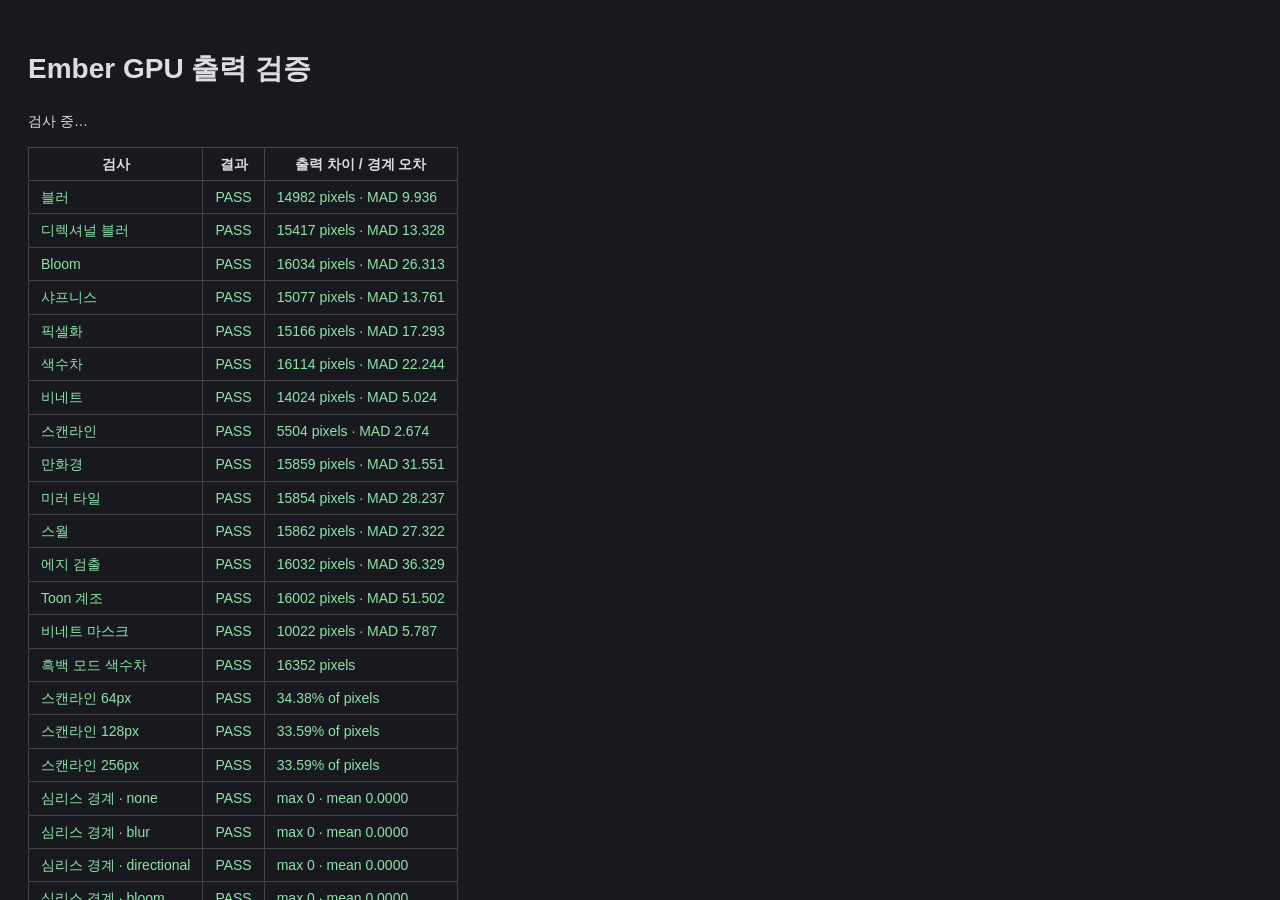
<file: .qa/renderer-audit.html>
<!doctype html><html lang="ko"><meta charset="utf-8"><title>Ember 렌더러 검증</title><style>body{background:#17191f;color:#ddd;font:14px/1.6 sans-serif;padding:20px}table{border-collapse:collapse}td,th{border:1px solid #444;padding:5px 12px}.pass{color:#8ee4a8}.fail{color:#ff9b92}canvas{width:160px;height:160px;background:#08090a;margin:12px}</style><h1>Ember GPU 출력 검증</h1><p id="summary">검사 중…</p><table><thead><tr><th>검사</th><th>결과</th><th>출력 차이 / 경계 오차</th></tr></thead><tbody id="results"></tbody></table><div id="pictures"></div><script src="../catalog.js"></script><script src="../model.js"></script><script src="../post-shader.js"></script><script src="../renderer.js"></script><script>
(async()=>{
 const M=EmberModel,renderer=new EmberRenderer(),canvas=document.createElement('canvas');let failures=0,total=0;const results=[];
 const s=M.defaults();s.layers=[{...M.layer(0),offsetX:.13,offsetY:-.08,radius:.57},{...M.layer(1),opacity:.32,seed:87},{...M.layer(3),opacity:.4,offsetY:.2,rotation:19}];for(const effect of Object.values(s.effects))effect.enabled=false;
 const render=(scene,size=128,options={})=>{renderer.render(canvas,scene,{size,...options});return canvas.getContext('2d').getImageData(0,0,size,size);};
 function difference(a,b){let changed=0,sum=0;for(let i=0;i<a.data.length;i+=4){let max=0;for(let c=0;c<4;c++){const diff=Math.abs(a.data[i+c]-b.data[i+c]);sum+=diff;max=Math.max(max,diff);}if(max>2)changed++;}return{changed,mean:sum/a.data.length};}
 function edges(image){const{width:w,height:h,data:d}=image;let max=0,sum=0,n=0;for(let y=0;y<h;y++)for(let c=0;c<4;c++){let v=Math.abs(d[(y*w)*4+c]-d[(y*w+w-1)*4+c]);max=Math.max(max,v);sum+=v;n++;}for(let x=0;x<w;x++)for(let c=0;c<4;c++){let v=Math.abs(d[x*4+c]-d[((h-1)*w+x)*4+c]);max=Math.max(max,v);sum+=v;n++;}return{max,mean:sum/n};}
 function row(name,pass,detail){total++;if(!pass)failures++;const tr=document.createElement('tr');for(const text of [name,pass?'PASS':'FAIL',detail]){const td=document.createElement('td');td.textContent=text;tr.append(td);}tr.className=pass?'pass':'fail';document.getElementById('results').append(tr);results.push({name,pass,detail});}
 const base=render(s);
 for(const [key,label,min,max,,def]of M.effects){const scene=M.clone(s);scene.effects[key]={enabled:true,value:key==='blur'?3:key==='sharp'?1:key==='toon'?3:key==='pixel'?9:key==='swirl'?1.1:key==='rgb'?4:key==='kaleido'?5:def||max};const diff=difference(base,render(scene));row(label,diff.changed>20,diff.changed+' pixels · MAD '+diff.mean.toFixed(3));await new Promise(r=>setTimeout(r,0));}
 const mono=M.clone(s);mono.gradient=false;const monoBase=render(mono);mono.effects.rgb={enabled:true,value:5};const monoDiff=difference(monoBase,render(mono));row('흑백 모드 색수차',monoDiff.changed>100,monoDiff.changed+' pixels');
 for(const size of [64,128,256]){const scan=M.clone(s),a=render(scan,size);scan.effects.scan={enabled:true,value:.7};const diff=difference(a,render(scan,size));const fraction=diff.changed/(size*size);row('스캔라인 '+size+'px',fraction>.2&&fraction<.45,(fraction*100).toFixed(2)+'% of pixels');}
 const tiled=M.clone(s);tiled.layers=[{...M.layer(1),opacity:1,offsetX:.11,seed:189}];tiled.tiling=true;tiled.tileBlend=.2;
 for(const key of ['none',...M.effects.map(e=>e[0])]){const scene=M.clone(tiled);if(key!=='none')scene.effects[key]={enabled:true,value:M.effects.find(e=>e[0]===key)[5]||1};const edge=edges(render(scene));row('심리스 경계 · '+key,edge.max<=3,'max '+edge.max+' · mean '+edge.mean.toFixed(4));await new Promise(r=>setTimeout(r,0));}
 const combo=M.clone(tiled);combo.effects.swirl={enabled:true,value:1.1};combo.effects.rgb={enabled:true,value:4};combo.effects.bloom={enabled:true,value:1};const edge=edges(render(combo));row('복합 후처리 + 타일링',edge.max<=3,'max '+edge.max);
 const before=render(s),all=M.clone(s);for(const fx of Object.values(all.effects))fx.enabled=true;const bypass=difference(before,render(all,128,{bypass:true}));row('전체 후처리 우회',bypass.mean<.5,'MAD '+bypass.mean.toFixed(4));
 function rawSample(image,u,v){const n=image.width,x=Math.max(0,Math.min(n-1,u*n-.5)),y=Math.max(0,Math.min(n-1,(1-v)*n-.5)),x0=Math.floor(x),y0=Math.floor(y),x1=Math.min(n-1,x0+1),y1=Math.min(n-1,y0+1),a=x-x0,b=y-y0,d=image.data;return (d[(y0*n+x0)*4+3]*(1-a)+d[(y0*n+x1)*4+3]*a)*(1-b)+(d[(y1*n+x0)*4+3]*(1-a)+d[(y1*n+x1)*4+3]*a)*b;}
 for(const type of [0,1,4,6]){const scene=M.clone(s);scene.gradient=false;scene.layers=[{...M.layer(type),offsetX:.11,rotation:17,distort:.4}];const raw=render(scene,128,{bypass:true});scene.layers[0].polar=true;const warped=render(scene,128,{bypass:true});let maxError=0,sumError=0,count=0;for(let y=0;y<128;y+=2)for(let x=0;x<128;x+=2){const qx=(x+.5)/128*2-1,qy=1-(y+.5)/128*2,r=Math.hypot(qx,qy);if(r>.95)continue;let u=Math.atan2(qy,qx)/(2*Math.PI)+.5;u=((u%1)+1)%1;const error=Math.abs(rawSample(raw,u,r)-warped.data[(y*128+x)*4+3]);maxError=Math.max(maxError,error);sumError+=error;count++;}row('실제 이미지 극좌표 · '+M.materials[type][0],maxError<3,'max '+maxError.toFixed(2)+' · mean '+(sumError/count).toFixed(3));}
 function moments(image){let mass=0,x=0,y=0;const n=image.width;for(let j=0;j<n;j++)for(let i=0;i<n;i++){const a=image.data[(j*n+i)*4+3];mass+=a;x+=(i-(n-1)/2)**2*a;y+=(j-(n-1)/2)**2*a;}return{x:x/mass,y:y/mass};}
 const directional=M.clone(s);directional.gradient=false;directional.layers=[M.layer(2)];directional.effects.directional={enabled:true,value:32};directional.directionalAngle=0;const h=moments(render(directional));directional.directionalAngle=90;const v=moments(render(directional));row('디렉셔널 0도 · 수평 확산',h.x>h.y+10,'variance '+h.x.toFixed(2)+' / '+h.y.toFixed(2));row('디렉셔널 90도 · 수직 확산',v.y>v.x+10,'variance '+v.x.toFixed(2)+' / '+v.y.toFixed(2));

 for(const index of M.materialOrder){const scene=M.defaults();scene.gradient=false;scene.layers=[M.layer(index)];for(const e of Object.values(scene.effects))e.enabled=false;const image=render(scene,64);let lo=255,hi=0,mass=0;for(let i=3;i<image.data.length;i+=4){const v=image.data[i];lo=Math.min(lo,v);hi=Math.max(hi,v);mass+=v;}row('소재 출력 · '+M.materials[index][0],hi-lo>5&&mass>0,'range '+lo+'–'+hi);await new Promise(r=>setTimeout(r,0));}
 for(const scene of [s,combo]){const out=document.createElement('canvas');renderer.render(out,scene,{size:256});document.getElementById('pictures').append(out);}
 document.getElementById('summary').textContent=(failures?'FAIL':'PASS')+' · '+(total-failures)+' / '+total+' 검사 통과';document.getElementById('summary').className=failures?'fail':'pass';
 const blob=new Blob([JSON.stringify({total,failures,results},null,2)],{type:'application/json'}),a=document.createElement('a');a.textContent='검증 결과 JSON 다운로드';a.href=URL.createObjectURL(blob);a.download='ember-renderer-audit.json';document.body.append(a);
})().catch(e=>{document.getElementById('summary').textContent='FAIL: '+e.message;});
</script></html>
</file>
<file: style.css>
#tc-layout-proposals .tc-app{--tc-bg:light-dark(#f1f2f5,#17181c);--tc-pane:light-dark(#fbfbfd,#24252a);--tc-section:light-dark(#e4e6ed,#303137);--tc-field:light-dark(#fff,#1c1d22);--tc-ink:light-dark(#22252c,#e7e8ec);--tc-sub:light-dark(#646977,#aaadb9);--tc-border:light-dark(#cdd0da,#41434b);--tc-accent:light-dark(#5249d0,#9e94ff);--tc-on:light-dark(#fff,#111020);--tc-blue:light-dark(#2777db,#3889ee);--tc-stage:light-dark(#dedfe5,#0e0f12);background:var(--tc-bg);color:var(--tc-ink);font:12px/1.5 "Segoe UI","Malgun Gothic",sans-serif;border:1px solid var(--tc-border);border-radius:7px;overflow:hidden;min-height:940px;display:flex;flex-direction:column}
#tc-layout-proposals .tc-app *{box-sizing:border-box}#tc-layout-proposals .tc-app [hidden]{display:none!important}#tc-layout-proposals .tc-app button,#tc-layout-proposals .tc-app input,#tc-layout-proposals .tc-app select{font:inherit;color:var(--tc-ink)}#tc-layout-proposals .tc-app button{background:var(--tc-section);border:1px solid var(--tc-border);padding:5px 8px;border-radius:3px;cursor:pointer}#tc-layout-proposals .tc-app button:hover{filter:brightness(1.12)}#tc-layout-proposals .tc-app button:disabled{opacity:.45;cursor:default}#tc-layout-proposals .tc-app button:focus-visible,#tc-layout-proposals .tc-app input:focus-visible,#tc-layout-proposals .tc-app select:focus-visible,#tc-layout-proposals summary:focus-visible{outline:2px solid var(--tc-accent);outline-offset:2px}#tc-layout-proposals .tc-app select,#tc-layout-proposals .tc-app input[type=text],#tc-layout-proposals .tc-app input[type=number]{background:var(--tc-field);border:1px solid var(--tc-border);border-radius:3px;padding:5px 6px;max-width:100%;min-width:0}#tc-layout-proposals .tc-app input[type=checkbox]{accent-color:var(--tc-accent);margin:0}#tc-layout-proposals .tc-app input[type=range]{accent-color:var(--tc-accent);width:100%;height:4px;margin:4px 0 0;cursor:pointer;min-width:0}#tc-layout-proposals .tc-app input[type=color]{padding:0;width:26px;height:22px;border:1px solid var(--tc-border);background:var(--tc-field);border-radius:3px;cursor:pointer}
#tc-layout-proposals .tc-header{display:flex;align-items:center;gap:10px;padding:10px 12px;border-bottom:1px solid var(--tc-border);flex-wrap:wrap;padding-right:96px;background:var(--tc-pane)}#tc-layout-proposals .tc-brand{font-size:16px;font-weight:650;letter-spacing:-.4px}#tc-layout-proposals .tc-badge{font-size:11px;color:var(--tc-sub)}#tc-layout-proposals .tc-header-actions{display:flex;gap:5px;flex-wrap:wrap;margin-left:auto}#tc-layout-proposals .tc-header-actions button{font-size:11px}#tc-layout-proposals .tc-body{display:grid;grid-template-columns:66px 174px minmax(240px,1fr) 226px;flex:1;align-items:stretch}#tc-layout-proposals .tc-rail{padding:9px 6px;border-right:1px solid var(--tc-border);background:var(--tc-pane)}#tc-layout-proposals .tc-add{width:100%;margin-bottom:9px}#tc-layout-proposals .tc-layer{display:flex;flex-direction:column;align-items:center;gap:5px;padding:8px 3px;margin-bottom:7px;border:1px solid var(--tc-border);border-radius:3px;min-width:0}#tc-layout-proposals .tc-layer.selected{border-color:var(--tc-accent);background:var(--tc-section)}#tc-layout-proposals .tc-layer button{padding:0;border:0;background:none;display:flex;flex-direction:column;align-items:center;gap:6px;width:100%;font-size:11px}#tc-layout-proposals .tc-layer .tc-layer-meta{display:none}#tc-layout-proposals .tc-layer-check{display:flex;align-items:center;gap:4px;font-size:11px;color:var(--tc-sub)}#tc-layout-proposals .tc-mini{width:34px;height:32px;background:var(--tc-field);border:1px solid var(--tc-border);border-radius:3px;position:relative;overflow:hidden}#tc-layout-proposals .tc-mini:before{content:'';position:absolute;inset:6px;border:2px solid var(--tc-accent);border-radius:50%;filter:drop-shadow(0 0 2px var(--tc-accent))}#tc-layout-proposals .tc-mini-noise:before{inset:2px;border:0;border-radius:0;background:repeating-conic-gradient(var(--tc-ink) 0 21deg,transparent 21deg 49deg);filter:blur(3px)}#tc-layout-proposals .tc-mini-glow:before{inset:8px;border:0;border-radius:50%;background:var(--tc-ink);filter:blur(5px)}#tc-layout-proposals .tc-source{background:var(--tc-pane);border-right:1px solid var(--tc-border);min-width:0}#tc-layout-proposals .tc-panel{border-bottom:1px solid var(--tc-border)}#tc-layout-proposals .tc-panel-title{display:flex;justify-content:space-between;align-items:center;background:var(--tc-section);padding:8px 10px;font-weight:500;gap:7px}#tc-layout-proposals .tc-panel-inner{padding:10px}#tc-layout-proposals .tc-field{display:block;margin:0 0 10px;color:var(--tc-sub);font-size:11px}#tc-layout-proposals .tc-field>select,#tc-layout-proposals .tc-field>input[type=text]{display:block;width:100%;margin-top:5px}#tc-layout-proposals .tc-control{margin-bottom:10px}#tc-layout-proposals .tc-control:last-child{margin-bottom:0}#tc-layout-proposals .tc-control>label{display:flex;align-items:center;justify-content:space-between;gap:5px;color:var(--tc-sub);font-size:11px}#tc-layout-proposals .tc-control input[type=number]{width:56px;text-align:right;padding:2px 4px;font-variant-numeric:tabular-nums;color:var(--tc-ink)}#tc-layout-proposals .tc-check{display:flex;align-items:center;justify-content:space-between;gap:5px;color:var(--tc-sub);font-size:11px;margin:9px 0}#tc-layout-proposals details>summary{cursor:pointer;list-style:none;font-size:11px;color:var(--tc-ink);padding:7px 0;display:flex;align-items:center;gap:6px}#tc-layout-proposals details>summary:before{content:'▸';color:var(--tc-sub);font-size:11px}#tc-layout-proposals details[open]>summary:before{content:'▾'}#tc-layout-proposals .tc-details-title{background:var(--tc-section);padding:8px 10px;font-size:12px}#tc-layout-proposals .tc-center{padding:0 12px 12px;min-width:0;display:flex;flex-direction:column;gap:11px}#tc-layout-proposals .tc-toolbar{display:flex;align-items:center;gap:6px;flex-wrap:wrap;padding:10px 0 0}#tc-layout-proposals .tc-toolbar button{font-size:11px}#tc-layout-proposals .tc-toolbar .tc-export{background:var(--tc-blue);border-color:var(--tc-blue);color:#fff}#tc-layout-proposals .tc-toolbar .tc-samples{background:var(--tc-accent);border-color:var(--tc-accent);color:var(--tc-on)}#tc-layout-proposals .tc-toolbar label{display:flex;align-items:center;gap:4px;font-size:11px;color:var(--tc-sub)}#tc-layout-proposals .tc-stage-wrap{background:var(--tc-stage);position:relative;display:flex;align-items:center;justify-content:center;flex-direction:column;padding:14px 0 26px;min-height:340px;gap:8px}#tc-layout-proposals .tc-stage-wrap.checker{background:repeating-conic-gradient(var(--tc-stage) 0% 25%,var(--tc-bg) 0% 50%) 0 0/18px 18px}#tc-layout-proposals .tc-preview{width:100%;max-width:370px;aspect-ratio:1;display:block;min-width:0}#tc-layout-proposals .tc-resolution-label{font-size:11px;color:var(--tc-sub);font-variant-numeric:tabular-nums}#tc-layout-proposals .tc-preview-label{font-size:11px;color:var(--tc-sub);align-self:flex-start;padding-left:10px}#tc-layout-proposals .tc-channel-row{display:flex;align-items:center;gap:5px;flex-wrap:wrap}#tc-layout-proposals .tc-channel-row button{font-size:11px;padding:4px 7px}#tc-layout-proposals .tc-channel-row button[aria-pressed=true]{background:var(--tc-accent);border-color:var(--tc-accent);color:var(--tc-on)}#tc-layout-proposals .tc-transport{display:flex;align-items:center;flex-wrap:wrap;gap:8px;padding:9px;border:1px solid var(--tc-border);background:var(--tc-pane)}#tc-layout-proposals .tc-transport input{flex:1;min-width:80px}#tc-layout-proposals .tc-transport button{min-width:29px}#tc-layout-proposals .tc-time-read{font-size:11px;font-variant-numeric:tabular-nums;color:var(--tc-sub)}#tc-layout-proposals .tc-type-browser{border:1px solid var(--tc-border);background:var(--tc-pane);min-width:0}#tc-layout-proposals .tc-browser-head{display:flex;gap:8px;align-items:center;justify-content:space-between;padding:8px 10px;border-bottom:1px solid var(--tc-border)}#tc-layout-proposals .tc-browser-head select{font-size:11px;max-width:110px}#tc-layout-proposals .tc-type-grid{display:grid;grid-template-columns:repeat(4,minmax(0,1fr));padding:8px;gap:6px}#tc-layout-proposals .tc-type-grid button{font-size:11px;padding:6px 3px;display:flex;flex-direction:column;align-items:center;gap:5px}#tc-layout-proposals .tc-type-grid button[aria-pressed=true]{border-color:var(--tc-accent);color:var(--tc-accent)}#tc-layout-proposals .tc-type-grid canvas{width:100%;max-width:66px;aspect-ratio:1;display:block;background:var(--tc-field);border-radius:2px}#tc-layout-proposals .tc-right{border-left:1px solid var(--tc-border);background:var(--tc-pane);min-width:0}#tc-layout-proposals .tc-right .tc-panel-inner{padding:10px 12px}#tc-layout-proposals .tc-split-fields{display:grid;grid-template-columns:1fr 1fr;gap:8px}#tc-layout-proposals .tc-split-fields .tc-field{margin:0}#tc-layout-proposals .tc-split-fields input,#tc-layout-proposals .tc-split-fields select{width:100%;margin-top:5px}#tc-layout-proposals .tc-effect{border-bottom:1px solid var(--tc-border)}#tc-layout-proposals .tc-effect:last-child{border:0}#tc-layout-proposals .tc-effect summary{padding:6px 0;justify-content:space-between}#tc-layout-proposals .tc-effect summary:before{display:none}#tc-layout-proposals .tc-effect summary span:before{content:'▸ ';color:var(--tc-sub)}#tc-layout-proposals .tc-effect[open] summary span:before{content:'▾ '}#tc-layout-proposals .tc-effect .tc-control{padding-bottom:8px}#tc-layout-proposals .tc-ramp{height:20px;border:1px solid var(--tc-border);position:relative;margin:8px 0;background:linear-gradient(90deg,#080c28,#3179eb,#d9ffff)}#tc-layout-proposals .tc-ramp-stops{display:flex;justify-content:space-between;gap:4px}#tc-layout-proposals .tc-ramp-stops label{display:flex;gap:4px;align-items:center;color:var(--tc-sub);font-size:11px}#tc-layout-proposals .tc-palettes{display:grid;grid-template-columns:repeat(4,minmax(0,1fr));gap:5px;margin-top:11px}#tc-layout-proposals .tc-palettes button{font-size:11px;padding:5px 2px}#tc-layout-proposals .tc-palettes i{height:10px;display:block;margin-bottom:3px;border-radius:1px}#tc-layout-proposals .tc-footer{padding:8px 12px;border-top:1px solid var(--tc-border);display:flex;justify-content:space-between;gap:8px;flex-wrap:wrap;color:var(--tc-sub);font-size:11px;background:var(--tc-pane)}#tc-layout-proposals .tc-export-panel{border:1px solid var(--tc-accent);padding:12px;background:var(--tc-pane)}#tc-layout-proposals .tc-export-panel>div{display:flex;flex-wrap:wrap;gap:9px;align-items:center;margin-top:9px}#tc-layout-proposals .tc-export-panel span{color:var(--tc-sub);font-size:11px}#tc-layout-proposals .tc-filmstrip{display:grid;grid-template-columns:repeat(8,minmax(0,1fr));gap:4px}#tc-layout-proposals .tc-filmstrip button{padding:2px;min-width:0}#tc-layout-proposals .tc-filmstrip canvas{width:100%;display:block;aspect-ratio:1}#tc-layout-proposals .tc-filmstrip button[aria-pressed=true]{border-color:var(--tc-accent)}#tc-layout-proposals .tc-filmstrip span{display:block;font-size:11px;color:var(--tc-sub)}#tc-layout-proposals .tc-timeline .tc-body{grid-template-columns:210px minmax(240px,1fr) 226px}#tc-layout-proposals .tc-timeline .tc-rail{grid-column:1;grid-row:1;border-right:1px solid var(--tc-border);align-self:start;padding-bottom:8px}#tc-layout-proposals .tc-timeline .tc-source{grid-column:1;grid-row:1;padding-top:210px}#tc-layout-proposals .tc-timeline .tc-rail .tc-add{width:auto;font-size:11px;float:right;margin:0 0 5px}#tc-layout-proposals .tc-timeline .tc-layers{padding-top:30px}#tc-layout-proposals .tc-timeline .tc-layer{display:grid;grid-template-columns:16px 1fr;padding:7px;gap:8px;margin-bottom:5px}#tc-layout-proposals .tc-timeline .tc-layer button{flex-direction:row;justify-content:flex-start;text-align:left}#tc-layout-proposals .tc-timeline .tc-layer .tc-layer-meta{display:block;color:var(--tc-sub);font-size:11px}#tc-layout-proposals .tc-timeline .tc-layer button>span:last-child{min-width:0}#tc-layout-proposals .tc-timeline .tc-layer-check span{display:none}#tc-layout-proposals .tc-timeline .tc-center{grid-column:2;grid-row:1}#tc-layout-proposals .tc-timeline .tc-right{grid-column:3;grid-row:1}#tc-layout-proposals .tc-time-dock{display:flex;flex-direction:column;gap:10px;padding:12px;border:1px solid var(--tc-border);background:var(--tc-pane)}#tc-layout-proposals .tc-time-dock .tc-panel-title{padding:0;background:transparent}#tc-layout-proposals .tc-time-dock .tc-transport{border:0;padding:0}#tc-layout-proposals .tc-time-dock .tc-animation-options{display:grid;grid-template-columns:1fr 1fr;gap:8px}#tc-layout-proposals .tc-time-dock .tc-animation-options .tc-check{margin:0}#tc-layout-proposals .tc-compare .tc-body{grid-template-columns:60px 158px minmax(250px,1fr) 242px}#tc-layout-proposals .tc-compare .tc-stage-wrap{padding:12px 7px 20px;gap:12px}#tc-layout-proposals .tc-compare .tc-preview{max-width:225px}#tc-layout-proposals .tc-compare-grid{width:100%;display:grid;grid-template-columns:1fr 1fr;gap:10px}#tc-layout-proposals .tc-compare-grid>div{min-width:0}#tc-layout-proposals .tc-compare-grid .tc-preview-label{padding:0;margin-bottom:6px}#tc-layout-proposals .tc-compare-grid .tc-preview{max-width:none}#tc-layout-proposals .tc-compare .tc-stage-wrap{min-height:260px}#tc-layout-proposals .tc-effect-order{font-size:11px;color:var(--tc-sub);padding:0 0 8px}#tc-layout-proposals .tc-effect.active summary{color:var(--tc-accent)}
@media(max-width:900px){#tc-layout-proposals .tc-body{grid-template-columns:58px 155px minmax(200px,1fr) 205px}#tc-layout-proposals .tc-timeline .tc-body{grid-template-columns:180px minmax(200px,1fr) 205px}#tc-layout-proposals .tc-compare .tc-body{grid-template-columns:54px 145px minmax(200px,1fr) 210px}#tc-layout-proposals .tc-header{gap:7px}#tc-layout-proposals .tc-center{padding-left:8px;padding-right:8px}#tc-layout-proposals .tc-type-grid{grid-template-columns:repeat(3,minmax(0,1fr))}#tc-layout-proposals .tc-ramp-stops label{gap:2px}#tc-layout-proposals .tc-ramp-stops input{width:22px}}
@media(max-width:720px){#tc-layout-proposals .tc-app{min-height:1000px}#tc-layout-proposals .tc-header{padding-right:12px}#tc-layout-proposals .tc-body,#tc-layout-proposals .tc-timeline .tc-body,#tc-layout-proposals .tc-compare .tc-body{grid-template-columns:70px 1fr}#tc-layout-proposals .tc-rail,#tc-layout-proposals .tc-timeline .tc-rail{grid-column:1;grid-row:1;padding:10px 6px;align-self:stretch}#tc-layout-proposals .tc-source,#tc-layout-proposals .tc-timeline .tc-source{grid-column:2;grid-row:1;padding-top:0;border-right:0}#tc-layout-proposals .tc-center,#tc-layout-proposals .tc-timeline .tc-center{grid-column:1/-1;grid-row:2;padding:10px}#tc-layout-proposals .tc-right,#tc-layout-proposals .tc-timeline .tc-right{grid-column:1/-1;grid-row:3;border-left:0;border-top:1px solid var(--tc-border);display:grid;grid-template-columns:1fr 1fr}#tc-layout-proposals .tc-right>.tc-panel:last-child{grid-column:1/-1}#tc-layout-proposals .tc-timeline .tc-layer{display:flex;flex-direction:column;padding:7px 3px}#tc-layout-proposals .tc-timeline .tc-layer button{flex-direction:column;text-align:center}#tc-layout-proposals .tc-timeline .tc-layer-meta{display:none!important}#tc-layout-proposals .tc-timeline .tc-rail .tc-add{float:none;width:100%;margin-bottom:9px}#tc-layout-proposals .tc-timeline .tc-layers{padding-top:0}#tc-layout-proposals .tc-type-grid{grid-template-columns:repeat(4,minmax(0,1fr))}#tc-layout-proposals .tc-source>.tc-panel:nth-child(2) .tc-panel-inner{display:grid;grid-template-columns:1fr 1fr;gap:4px 14px}#tc-layout-proposals .tc-source>.tc-panel:nth-child(2) .tc-panel-inner>.tc-field{grid-column:1/-1}#tc-layout-proposals .tc-source .tc-control{margin-bottom:8px}#tc-layout-proposals .tc-compare-grid{gap:7px}#tc-layout-proposals .tc-stage-wrap{min-height:280px}}
@media(max-width:420px){#tc-layout-proposals .tc-header-actions{margin-left:0}#tc-layout-proposals .tc-right,#tc-layout-proposals .tc-timeline .tc-right{display:block}#tc-layout-proposals .tc-compare-grid{grid-template-columns:1fr}#tc-layout-proposals .tc-compare-grid .tc-preview{max-width:260px;margin:0 auto}#tc-layout-proposals .tc-ramp-stops{gap:8px;justify-content:flex-start}#tc-layout-proposals .tc-type-grid{grid-template-columns:repeat(3,minmax(0,1fr))}#tc-layout-proposals .tc-time-dock .tc-animation-options{grid-template-columns:1fr}#tc-layout-proposals .tc-app input:not([type=range]):not([type=checkbox]):not([type=color]),#tc-layout-proposals .tc-app select{font-size:14px}}

@media(min-width:721px){#tc-layout-proposals .tc-app{min-height:1120px}#tc-layout-proposals .tc-timeline .tc-body{grid-template-rows:auto 1fr}#tc-layout-proposals .tc-timeline .tc-rail{grid-row:1;padding-bottom:6px}#tc-layout-proposals .tc-timeline .tc-source{grid-row:2;padding-top:0}#tc-layout-proposals .tc-timeline .tc-center,#tc-layout-proposals .tc-timeline .tc-right{grid-row:1 / span 2}#tc-layout-proposals .tc-timeline .tc-type-grid{grid-template-columns:repeat(8,minmax(0,1fr))}#tc-layout-proposals .tc-timeline .tc-type-grid button{overflow-wrap:anywhere}#tc-layout-proposals .tc-timeline .tc-type-grid canvas{max-width:50px}}

#tc-layout-proposals .tc-layer-check span{display:none}#tc-layout-proposals .tc-layer-name{overflow-wrap:anywhere;max-width:100%}
:root{color-scheme:dark}html,body{margin:0;min-height:100%;background:#17181c}body{font-family:'Segoe UI','Malgun Gothic',sans-serif}button,input,select{font:inherit}button{cursor:pointer}#tc-layout-proposals .tc-app{min-height:0;height:100vh;border:0;border-radius:0}#tc-layout-proposals .tc-header{padding-right:12px;flex-shrink:0}#tc-layout-proposals .tc-body{min-height:0}#tc-layout-proposals .tc-source,#tc-layout-proposals .tc-rail,#tc-layout-proposals .tc-right{overflow-y:auto;scrollbar-width:thin;scrollbar-color:#50515d #222329}#tc-layout-proposals .tc-center{min-height:0}#tc-layout-proposals .tc-stage-wrap{flex:1;min-height:100px;overflow:hidden;padding:10px 0 22px}#tc-layout-proposals .tc-preview{max-width:min(100%,calc(100vh - 245px));max-height:100%;width:auto;height:auto;object-fit:contain}#tc-layout-proposals .tc-resolution-label{position:absolute;bottom:5px}#tc-layout-proposals .tc-type-browser{flex-shrink:0}#tc-layout-proposals .tc-type-browser summary{padding:8px;cursor:pointer;list-style:none}#tc-layout-proposals .tc-type-browser[open]{max-height:240px;overflow:auto}#tc-layout-proposals .tc-type-grid{grid-template-columns:repeat(6,minmax(0,1fr))}#tc-layout-proposals .tc-type-grid canvas{max-width:50px}#tc-layout-proposals .tc-layer-name{overflow-wrap:anywhere}#tc-layout-proposals .tc-layer-check span{display:none}.layer-actions{display:flex;gap:4px;flex-wrap:wrap}.layer-actions button{flex:1;font-size:11px}.seed-row{display:flex;gap:6px;align-items:center;font-size:11px;color:#aaadb9}.seed-row input{width:76px;flex:1}.full-button{width:100%;margin-top:12px}.hint{font-size:11px;color:#aaadb9;line-height:1.7;margin:9px 0 0}.library-filter{display:flex;gap:8px;padding:8px}.library-filter input{min-width:0;flex:1;background:#1c1d22;border:1px solid #41434b;border-radius:3px;color:#e7e8ec;padding:5px}.library-filter select{max-width:120px}#selected-label{margin-left:auto;font-size:11px;color:#a0a4b4}.gradient-edit{display:flex;flex-wrap:wrap;gap:5px;align-items:center;margin:12px 0;font-size:11px}.gradient-edit label{display:flex;align-items:center;gap:3px}.gradient-edit input[type=number]{width:42px!important;padding:3px!important}#gradient-stops{display:flex;gap:5px;flex-wrap:wrap}#gradient-stops button{width:24px;height:24px;border:2px solid #656772;padding:0}#gradient-stops button[aria-pressed=true]{outline:2px solid #c1baff;outline-offset:1px}.tc-ramp{cursor:copy}.tc-check input{flex-shrink:0}.tc-effect summary input{cursor:pointer}.tc-footer{flex-shrink:0}.tc-footer #status{max-width:75%;overflow:hidden;text-overflow:ellipsis;white-space:nowrap}dialog{color:#e7e8ec;background:#24252a;border:1px solid #595b69;border-radius:9px;padding:0;max-width:calc(100vw - 24px);width:440px;max-height:calc(100vh - 40px);font:12px/1.5 'Segoe UI','Malgun Gothic',sans-serif;box-shadow:0 24px 100px #0009}dialog::backdrop{background:#08090bb8}.dialog-head{display:flex;justify-content:space-between;align-items:center;padding:15px 18px;border-bottom:1px solid #41434b}.dialog-head strong{font-size:15px}.dialog-content{padding:18px}.dialog-field{display:flex;justify-content:space-between;align-items:center;gap:12px;margin-bottom:13px;color:#b8bac5}.dialog-field select,.dialog-field input{max-width:220px;min-width:0;background:#1c1d22;color:#e7e8ec;border:1px solid #41434b;border-radius:4px;padding:7px 9px}.dialog-field input{width:90px}dialog button{background:#34353c;border:1px solid #50515b;color:#e7e8ec;border-radius:4px;padding:7px 11px}.dialog-buttons{display:flex;justify-content:flex-end;gap:9px;margin-top:16px}dialog .accent-button{background:#9e94ff;border-color:#9e94ff;color:#111020;font-weight:600}.export-summary{padding:12px;background:#1c1d22;border-radius:4px;color:#c9cbd4;line-height:1.8}.export-summary.error{color:#ffb2a8}dialog .tc-check{display:flex;justify-content:space-between;margin:12px 0;color:#b8bac5}dialog input[type=checkbox]{accent-color:#9e94ff}progress{display:block;width:100%;height:8px;margin-top:12px;accent-color:#9e94ff}button:focus-visible,input:focus-visible,select:focus-visible{outline:2px solid #b5aaff;outline-offset:2px}button:disabled{opacity:.45;cursor:not-allowed}[hidden]{display:none!important}@media(max-width:720px){#tc-layout-proposals .tc-app{height:auto;min-height:100vh}#tc-layout-proposals .tc-source,#tc-layout-proposals .tc-rail,#tc-layout-proposals .tc-right{overflow:visible}#tc-layout-proposals .tc-stage-wrap{min-height:310px}#tc-layout-proposals .tc-preview{width:100%;max-width:360px}#tc-layout-proposals .tc-body{display:grid}#tc-layout-proposals .tc-type-grid{grid-template-columns:repeat(4,minmax(0,1fr))}#tc-layout-proposals .tc-type-browser[open]{max-height:none}#tc-layout-proposals .tc-header-actions{margin-left:0}#tc-layout-proposals .tc-source>.tc-panel:nth-child(2) .tc-panel-inner{display:block}.tc-footer #status{max-width:100%}.dialog-field select{max-width:65%}}
#tc-layout-proposals .layer-actions{display:grid;grid-template-columns:1fr 1fr}#tc-layout-proposals .layer-actions button{white-space:nowrap;font-size:11px}
#export-results{display:flex;flex-direction:column;gap:9px;padding:14px 0}#export-results a{display:block;padding:10px 12px;border:1px solid #9e94ff;border-radius:5px;background:#343048;color:#e8e4ff;text-decoration:none;overflow-wrap:anywhere}#export-results a:hover{background:#47415e}
#tc-layout-proposals #stage{position:relative;overflow:hidden;background:#17191f;isolation:isolate;border:1px solid #414650;min-height:180px}#tc-layout-proposals #stage.checker{background:#17191f}#tc-layout-proposals #preview{display:none}#view-canvas{position:absolute;inset:0;display:block;width:100%;height:100%;cursor:grab;touch-action:none}#view-canvas.panning{cursor:grabbing}.view-tools{display:flex;align-items:center;gap:6px;flex-wrap:wrap}.view-tools button{font-size:11px!important}.view-tools button[aria-pressed=true]{color:#d4ccff!important;border-color:#b7aaff!important;background:#3c3555!important}#zoom-label,#view-position{font-size:11px;color:#b8bbc7;font-variant-numeric:tabular-nums}#zoom-label{margin-left:auto}#view-position{min-width:85px}#tc-layout-proposals .tc-resolution-label{pointer-events:none;z-index:1;bottom:7px;left:10px;background:#17191fbb;padding:2px 5px;border-radius:3px}#tile-blend-control{margin:10px 0 14px}#tc-layout-proposals .tc-effect .effect-hint{font-size:11px;color:#aeb2c2;margin:3px 0 8px;line-height:1.6}@media(max-width:720px){#tc-layout-proposals #stage{min-height:370px;flex:none}#tc-layout-proposals #view-canvas{width:100%;height:100%}}
#tc-layout-proposals .tc-layer canvas{background:repeating-conic-gradient(#31343b 0% 25%,#24272e 0% 50%) 0 0/12px 12px;outline:1px solid #545864;border-radius:2px}
#tc-layout-proposals .tc-app{--ui-scale:1;font-size:calc(12px * var(--ui-scale))}#tc-layout-proposals .tc-app .tc-body{grid-template-columns:calc(66px * var(--ui-scale)) var(--left-panel,174px) 6px minmax(190px,1fr) 6px var(--right-panel,226px)}#tc-layout-proposals .tc-app .tc-header{gap:calc(10px * var(--ui-scale));padding:calc(10px * var(--ui-scale)) 12px}#tc-layout-proposals .tc-app .tc-brand{font-size:calc(16px * var(--ui-scale))}#tc-layout-proposals .tc-app button,#tc-layout-proposals .tc-app input,#tc-layout-proposals .tc-app select{font-size:inherit}#tc-layout-proposals .tc-app button{padding:calc(5px * var(--ui-scale)) calc(8px * var(--ui-scale))}#tc-layout-proposals .tc-app :is(.tc-badge,.tc-field,.tc-check,.tc-control>label,.tc-effect summary,.tc-effect .effect-hint,.tc-time-read,.tc-resolution-label,.tc-toolbar button,.tc-toolbar label,.tc-layer button,.tc-type-grid button,.tc-header-actions button,.tc-footer,.layer-actions button){font-size:calc(11px * var(--ui-scale))}#tc-layout-proposals .tc-app .tc-panel-title{padding:calc(8px * var(--ui-scale)) calc(10px * var(--ui-scale))}#tc-layout-proposals .tc-app .tc-panel-inner{padding:calc(10px * var(--ui-scale))}#tc-layout-proposals .tc-app .tc-control{margin-bottom:calc(10px * var(--ui-scale))}#tc-layout-proposals .tc-app .tc-check{margin:calc(9px * var(--ui-scale)) 0}#tc-layout-proposals .tc-app .tc-effect summary{padding:calc(6px * var(--ui-scale)) 0}#tc-layout-proposals .tc-app .tc-control input[type=number]{width:calc(56px * var(--ui-scale));padding:calc(2px * var(--ui-scale)) calc(4px * var(--ui-scale))}#tc-layout-proposals .tc-app input[type=checkbox]{width:calc(13px * var(--ui-scale));height:calc(13px * var(--ui-scale))}#tc-layout-proposals .tc-app .tc-layer canvas{width:calc(48px * var(--ui-scale));height:calc(48px * var(--ui-scale))}#tc-layout-proposals .tc-app .tc-layer button{padding:0}#tc-layout-proposals .view-tools button{font-size:calc(11px * var(--ui-scale))!important}.ui-controls{display:flex;align-items:center;gap:7px;margin-left:12px;font-size:11px;white-space:nowrap}#tc-layout-proposals .tc-app .ui-controls input{width:90px}#tc-layout-proposals .tc-app .ui-controls button{font-size:11px}#ui-scale-value{min-width:34px;font-variant-numeric:tabular-nums;color:#c1baff}.panel-resizer{background:#30333b;cursor:col-resize;touch-action:none;position:relative;z-index:2;outline-offset:-2px}.panel-resizer:hover,.panel-resizer:focus-visible{background:#9e94ff}.resizing-panels,.resizing-panels *{cursor:col-resize!important;user-select:none!important}.ui-controls input{accent-color:#9e94ff}#tc-layout-proposals .tc-app .tc-source,#tc-layout-proposals .tc-app .tc-right{border-left:0;border-right:0}@media(max-width:720px){#tc-layout-proposals .tc-app .tc-body{grid-template-columns:calc(66px * var(--ui-scale)) minmax(0,1fr)}.panel-resizer{display:none}.ui-controls{margin-left:0;flex-wrap:wrap}#tc-layout-proposals .tc-app .tc-right{border-top:1px solid #41434b}}@media(pointer:coarse){.panel-resizer::before{content:'';position:absolute;inset:0 -5px}}
.material-card{position:relative;min-width:0}.material-card[hidden]{display:none!important}#tc-layout-proposals .tc-app .material-card>[data-material]{width:100%;height:100%;padding:6px 4px 8px}#tc-layout-proposals .tc-app .material-favorite{position:absolute;right:2px;top:2px;padding:1px 4px;background:#20232ddd;color:#a4a8b7;line-height:1.2}#tc-layout-proposals .tc-app .material-favorite[aria-pressed=true]{color:#ffd980;border-color:#e1b15b}.library-modes{display:flex;gap:6px;align-items:center;padding:8px 0}.library-modes [aria-pressed=true]{color:#d1c7ff;border-color:#9e94ff}#library-results{margin-left:auto;font-size:11px;color:#aaaebd}.boundary-control{display:flex;align-items:center;gap:4px;font-size:11px;color:#c4c6d1}#tc-layout-proposals .tc-app .tc-type-grid{max-height:330px;overflow:auto;align-items:stretch}#tc-layout-proposals .tc-app .tc-type-grid button span{overflow-wrap:anywhere}
</file>
